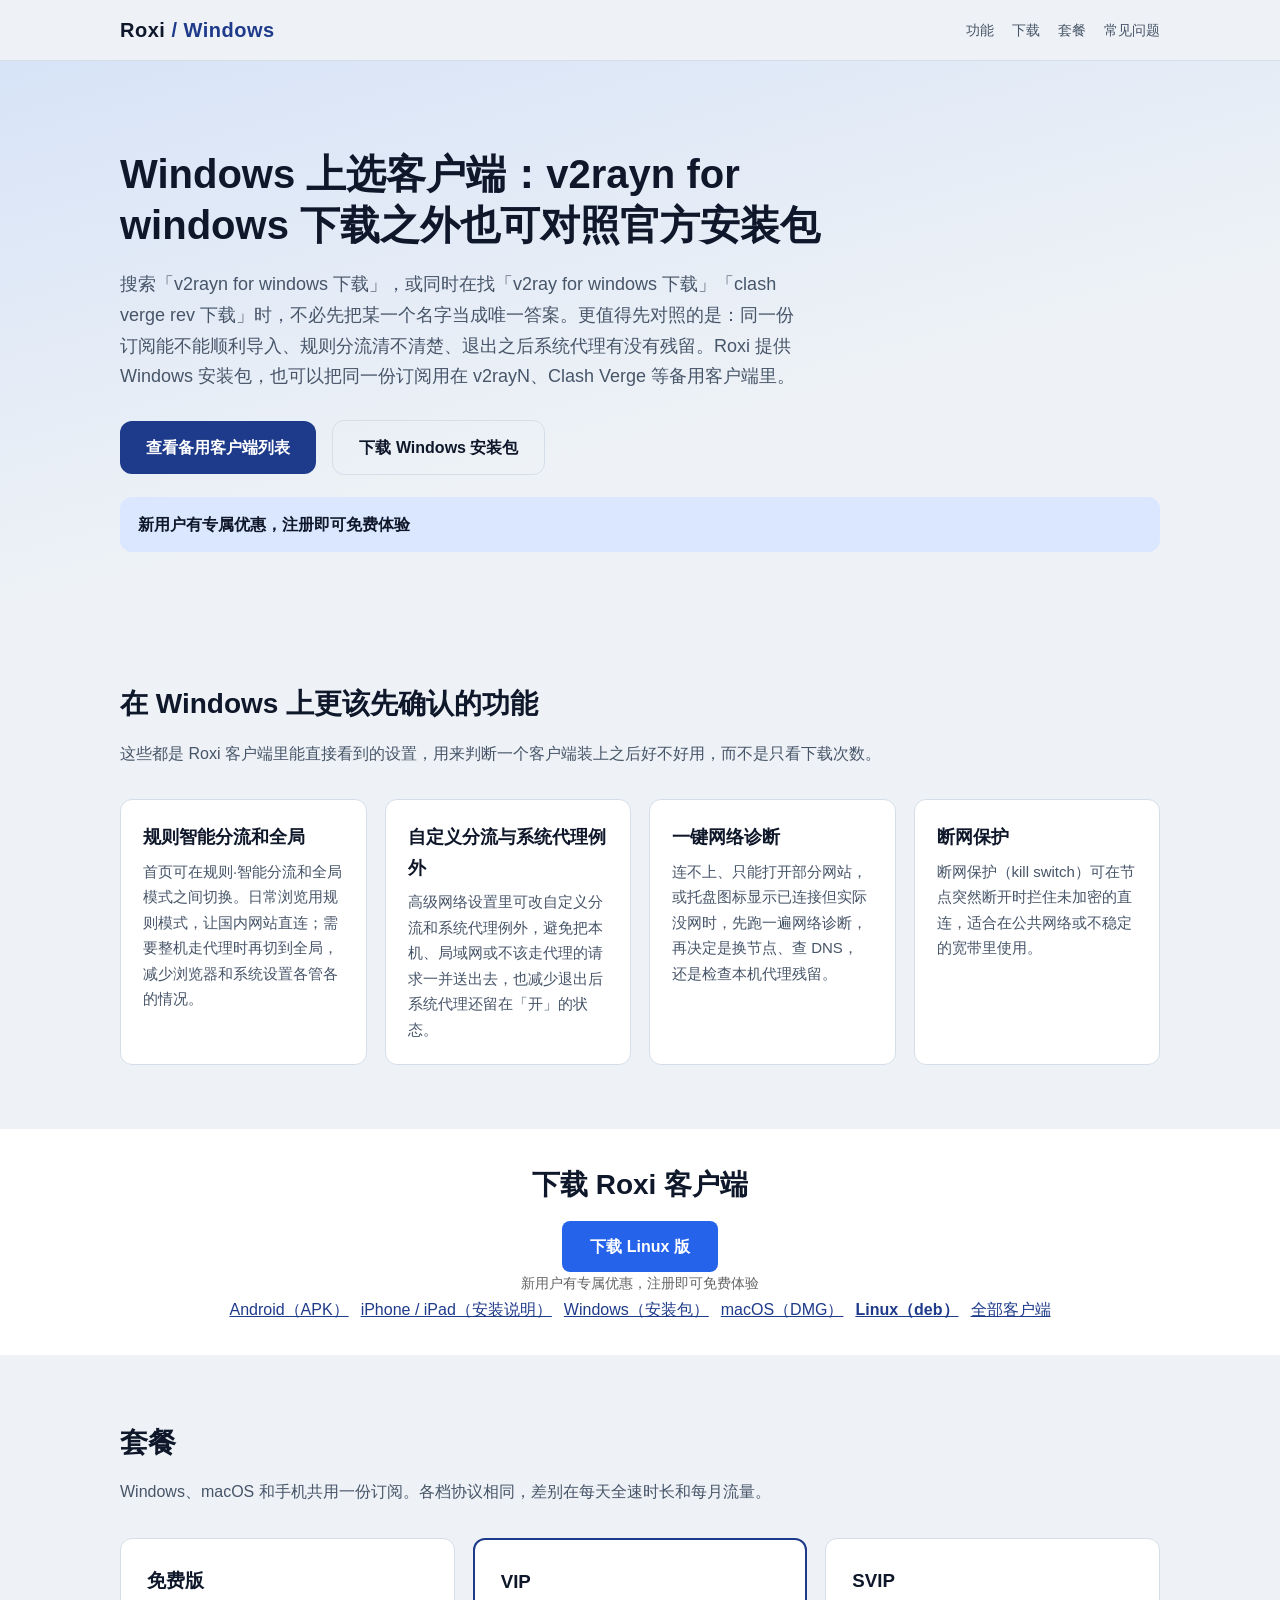
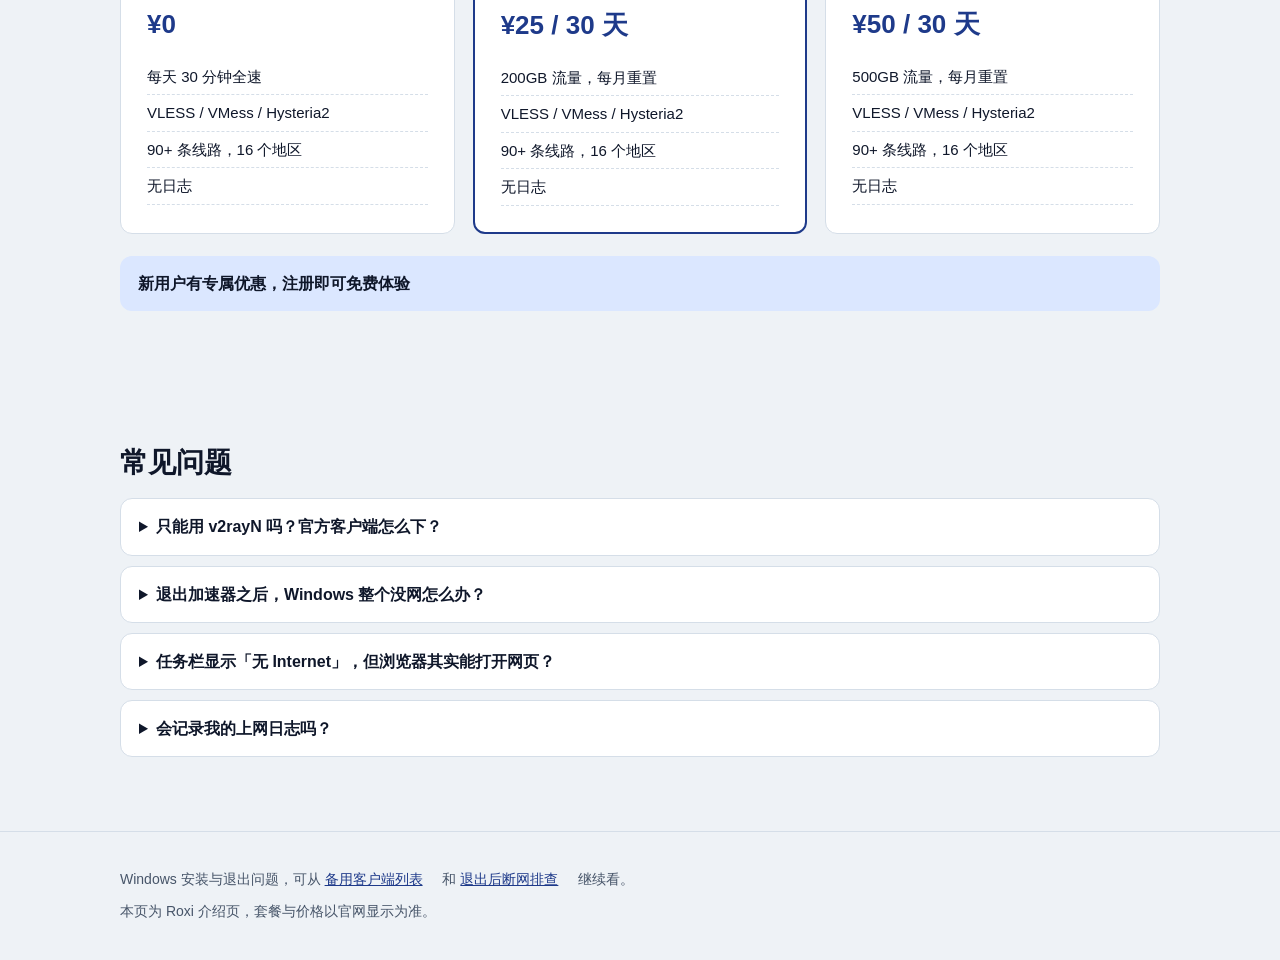
<file: index.html>
<!DOCTYPE html>
<html lang="zh-CN">
<head>
<meta charset="utf-8">
<meta name="viewport" content="width=device-width,initial-scale=1">
<title>Windows 上选客户端：v2rayn for windows 下载之外也可对照官方安装包｜Roxi</title>
<meta name="description" content="找 v2rayn for windows 下载，或同时在看 v2ray for windows 下载、clash verge rev 下载时，先对照导入、分流和退出后能否恢复联网。Roxi 提供 Windows 安装包，免费版每天 30 分钟全速，无日志。">
<style>
:root{--bg:#eef2f6;--fg:#0f172a;--muted:#475569;--link:#1e3a8a;--accent:#1e3a8a;--btnfg:#fff;--card:#ffffff;--line:#d5dee8;--navbg:rgba(238,242,246,.94);--offerbg:#dbe7ff;--r:12px}
*{box-sizing:border-box;margin:0;padding:0}html{scroll-behavior:smooth}
body{font-family:-apple-system,BlinkMacSystemFont,"PingFang SC","Hiragino Sans GB","Microsoft YaHei","Noto Sans SC",sans-serif;line-height:1.7;background:var(--bg);color:var(--fg)}
a{color:var(--link)}.wrap{max-width:1080px;margin:0 auto;padding:0 20px}
header.nav{position:sticky;top:0;z-index:5;background:var(--navbg);backdrop-filter:blur(8px);border-bottom:1px solid var(--line)}
header.nav .wrap{display:flex;align-items:center;justify-content:space-between;height:60px}
.logo{font-weight:800;font-size:20px;letter-spacing:.5px;color:var(--fg);text-decoration:none}.logo b{color:var(--accent)}
header.nav nav a{margin-left:18px;text-decoration:none;color:var(--muted);font-size:14px}
section{padding:64px 0}h2{font-size:28px;margin-bottom:12px}.sub{color:var(--muted);margin-bottom:32px}
.btn{display:inline-block;padding:13px 26px;border-radius:var(--r);background:var(--accent);color:var(--btnfg);text-decoration:none;font-weight:700}
.btn.ghost{background:transparent;color:var(--fg);border:1.5px solid var(--line)}
.grid{display:grid;gap:18px;grid-template-columns:repeat(auto-fit,minmax(230px,1fr))}
.card{background:var(--card);border:1px solid var(--line);border-radius:var(--r);padding:22px}.card h3{margin-bottom:6px;font-size:18px}.card p{color:var(--muted);font-size:15px}
.plans{display:grid;gap:18px;grid-template-columns:repeat(auto-fit,minmax(240px,1fr))}
.plan{background:var(--card);border:1px solid var(--line);border-radius:var(--r);padding:26px}.plan.hot{border:2px solid var(--accent)}
.plan .price{font-size:26px;font-weight:800;color:var(--accent);margin:6px 0 12px}.plan ul{list-style:none}.plan li{padding:5px 0;border-bottom:1px dashed var(--line);font-size:15px}
.tbl{overflow-x:auto}table{width:100%;border-collapse:collapse;background:var(--card);border-radius:var(--r)}th,td{padding:12px 14px;border-bottom:1px solid var(--line);text-align:left;font-size:15px}thead th{color:var(--accent)}
.offer{margin-top:22px;padding:14px 18px;border-radius:var(--r);background:var(--offerbg);color:var(--fg);font-weight:600}
.faq details{background:var(--card);border:1px solid var(--line);border-radius:var(--r);padding:14px 18px;margin-bottom:10px}.faq summary{cursor:pointer;font-weight:700}.faq p{margin-top:8px;color:var(--muted)}
footer{padding:36px 0;border-top:1px solid var(--line);color:var(--muted);font-size:14px}footer a{margin-right:16px}
#download{background:var(--card)}
@media(max-width:640px){header.nav nav{display:none}h2{font-size:23px}section{padding:46px 0}}
.hero{padding:88px 0 64px;background:linear-gradient(165deg,#d7e3f7 0%,#eef2f6 62%)}.hero h1{font-size:40px;line-height:1.28;max-width:780px}
.hero p.lead{font-size:18px;color:var(--muted);max-width:680px;margin:18px 0 28px}.hero .btn{margin-right:12px}
@media(max-width:640px){.hero h1{font-size:29px}}
</style>
</head>
<body>
<header class="nav"><div class="wrap"><a class="logo" href="#top">Roxi<b> / Windows</b></a><nav><a href="#features">功能</a><a href="#download">下载</a><a href="#plans">套餐</a><a href="#faq">常见问题</a></nav></div></header>
<main id="top">
<section class="hero"><div class="wrap">
<h1>Windows 上选客户端：v2rayn for windows 下载之外也可对照官方安装包</h1>
<p class="lead">搜索「v2rayn for windows 下载」，或同时在找「v2ray for windows 下载」「clash verge rev 下载」时，不必先把某一个名字当成唯一答案。更值得先对照的是：同一份订阅能不能顺利导入、规则分流清不清楚、退出之后系统代理有没有残留。Roxi 提供 Windows 安装包，也可以把同一份订阅用在 v2rayN、Clash Verge 等备用客户端里。</p>
<a class="btn" href="https://roxi.cc/clients.html">查看备用客户端列表</a>
<a class="btn ghost" href="#download">下载 Windows 安装包</a>
<p class="offer">新用户有专属优惠，注册即可免费体验</p>
</div></section>
<section id="features"><div class="wrap">
<h2>在 Windows 上更该先确认的功能</h2>
<p class="sub">这些都是 Roxi 客户端里能直接看到的设置，用来判断一个客户端装上之后好不好用，而不是只看下载次数。</p>
<div class="grid">
<div class="card"><h3>规则智能分流和全局</h3><p>首页可在规则·智能分流和全局模式之间切换。日常浏览用规则模式，让国内网站直连；需要整机走代理时再切到全局，减少浏览器和系统设置各管各的情况。</p></div>
<div class="card"><h3>自定义分流与系统代理例外</h3><p>高级网络设置里可改自定义分流和系统代理例外，避免把本机、局域网或不该走代理的请求一并送出去，也减少退出后系统代理还留在「开」的状态。</p></div>
<div class="card"><h3>一键网络诊断</h3><p>连不上、只能打开部分网站，或托盘图标显示已连接但实际没网时，先跑一遍网络诊断，再决定是换节点、查 DNS，还是检查本机代理残留。</p></div>
<div class="card"><h3>断网保护</h3><p>断网保护（kill switch）可在节点突然断开时拦住未加密的直连，适合在公共网络或不稳定的宽带里使用。</p></div>
</div></div></section>
<!-- Roxi 下载区：按访客系统显示推荐下载按钮（仿 roxi.cc/#download）。无 JS 时仍显示全部平台静态链接。 -->
<section id="download" style="padding:32px 16px;text-align:center">
  <h2>下载 Roxi 客户端</h2>
  <p><a id="rx-main-dl" href="https://roxi.cc/#download" style="display:inline-block;padding:12px 28px;border-radius:8px;background:#2563eb;color:#fff;text-decoration:none;font-weight:600">下载客户端</a></p>
  <p id="rx-hint" style="color:#666;font-size:14px">新用户有专属优惠，注册即可免费体验</p>
  <ul style="list-style:none;padding:0;display:flex;flex-wrap:wrap;gap:12px;justify-content:center">
    <li><a data-os="android" href="https://roxi.cc/dl/roxi-latest.apk">Android（APK）</a></li>
    <li><a data-os="ios" href="https://roxi.cc/apple-id.html">iPhone / iPad（安装说明）</a></li>
    <li><a data-os="windows" href="https://roxi.cc/dl/roxi-latest.exe">Windows（安装包）</a></li>
    <li><a data-os="macos" href="https://roxi.cc/dl/roxi-latest.dmg">macOS（DMG）</a></li>
    <li><a data-os="linux" href="https://roxi.cc/dl/v2rayN-linux-64.deb">Linux（deb）</a></li>
    <li><a href="https://roxi.cc/clients.html">全部客户端</a></li>
  </ul>
</section>
<script>
(function(){
  var ua=navigator.userAgent||'',p=navigator.platform||'',os='';
  if(/Android/i.test(ua))os='android';
  else if(/iPhone|iPad|iPod/i.test(ua))os='ios';
  else if(/Win/i.test(p))os='windows';
  else if(/Mac/i.test(p))os='macos';
  else if(/Linux/i.test(p))os='linux';
  var names={android:'Android',ios:'iPhone',windows:'Windows',macos:'macOS',linux:'Linux'};
  var link=os&&document.querySelector('#download a[data-os="'+os+'"]');
  var btn=document.getElementById('rx-main-dl');
  if(link&&btn){btn.href=link.href;btn.textContent='下载 '+names[os]+' 版';link.style.fontWeight='700';}
})();
</script>

<section id="plans"><div class="wrap">
<h2>套餐</h2>
<p class="sub">Windows、macOS 和手机共用一份订阅。各档协议相同，差别在每天全速时长和每月流量。</p>
<div class="plans"><div class="plan"><h3>免费版</h3><p class="price">¥0</p><ul><li>每天 30 分钟全速</li><li>VLESS / VMess / Hysteria2</li><li>90+ 条线路，16 个地区</li><li>无日志</li></ul></div><div class="plan hot"><h3>VIP</h3><p class="price">¥25 / 30 天</p><ul><li>200GB 流量，每月重置</li><li>VLESS / VMess / Hysteria2</li><li>90+ 条线路，16 个地区</li><li>无日志</li></ul></div><div class="plan"><h3>SVIP</h3><p class="price">¥50 / 30 天</p><ul><li>500GB 流量，每月重置</li><li>VLESS / VMess / Hysteria2</li><li>90+ 条线路，16 个地区</li><li>无日志</li></ul></div></div>
<p class="offer">新用户有专属优惠，注册即可免费体验</p>
</div></section>
<section id="faq"><div class="wrap">
<h2>常见问题</h2>
<div class="faq"><details><summary>只能用 v2rayN 吗？官方客户端怎么下？</summary><p>不必绑定某一个名字。Roxi 自己提供 Windows 安装包，也可把同一份订阅导入其他客户端。备用软件和说明见 <a href="https://roxi.cc/clients.html">Hiddify / v2rayN / Clash Verge 下载页</a>。若更习惯图形界面管理配置，也可对照 <a href="https://roxi.cc/gfc26.html">GUI.for.Clash 的导入与回退说明</a>。</p></details><details><summary>退出加速器之后，Windows 整个没网怎么办？</summary><p>先按 <a href="https://roxi.cc/winback26.html">Windows 退出代理后恢复联网的顺序</a> 检查系统代理是否还开着，不要先急着重装系统。</p></details><details><summary>任务栏显示「无 Internet」，但浏览器其实能打开网页？</summary><p>这常常是 NCSI 探测和代理叠加造成的误报。可按 <a href="https://roxi.cc/ncsi26.html">Windows NCSI 探测排查</a> 逐项核对。</p></details><details><summary>会记录我的上网日志吗？</summary><p>不会。Roxi 采用无日志策略。注册时如需填写邀请码，可以使用 6666。</p></details></div>
</div></section>
</main>
<footer><div class="wrap"><p>Windows 安装与退出问题，可从 <a href="https://roxi.cc/clients.html">备用客户端列表</a> 和 <a href="https://roxi.cc/winback26.html">退出后断网排查</a> 继续看。</p><p style="margin-top:8px">本页为 Roxi 介绍页，套餐与价格以官网显示为准。</p></div></footer>
</body>
</html>
</file>
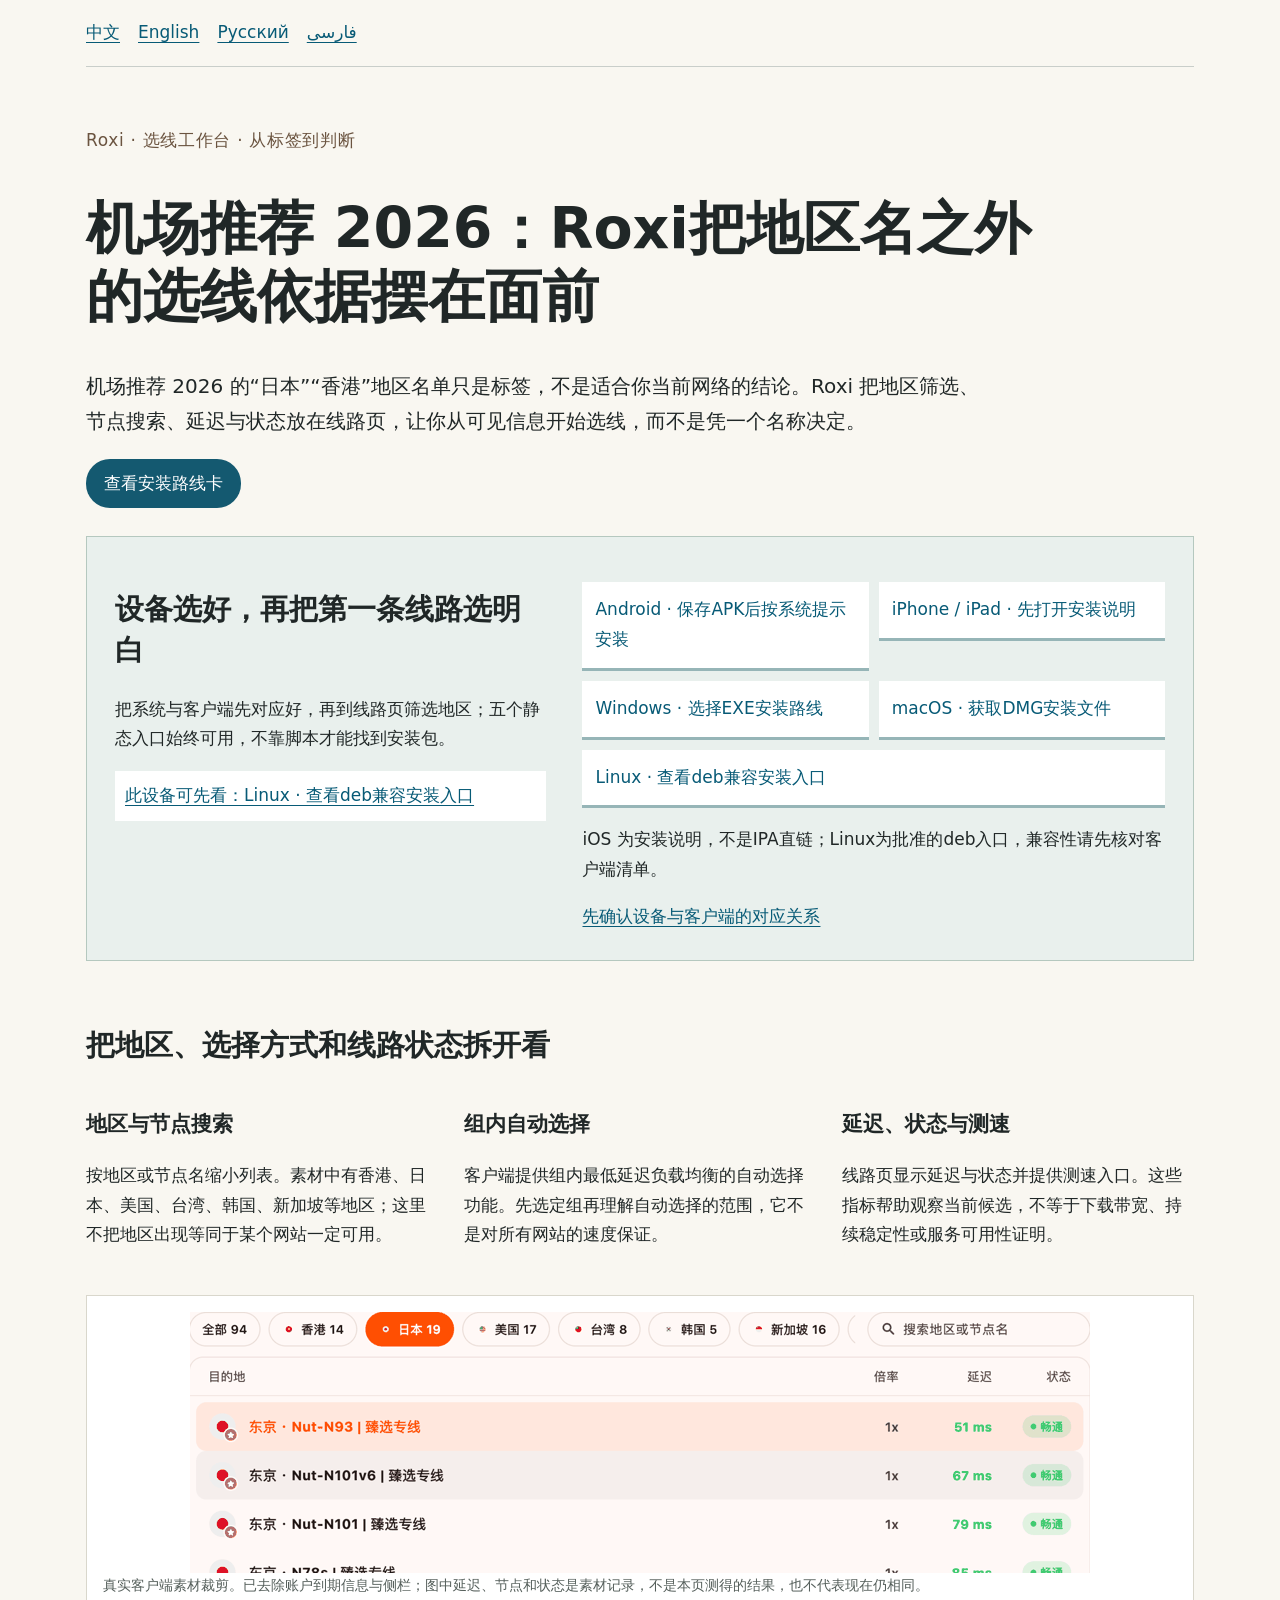
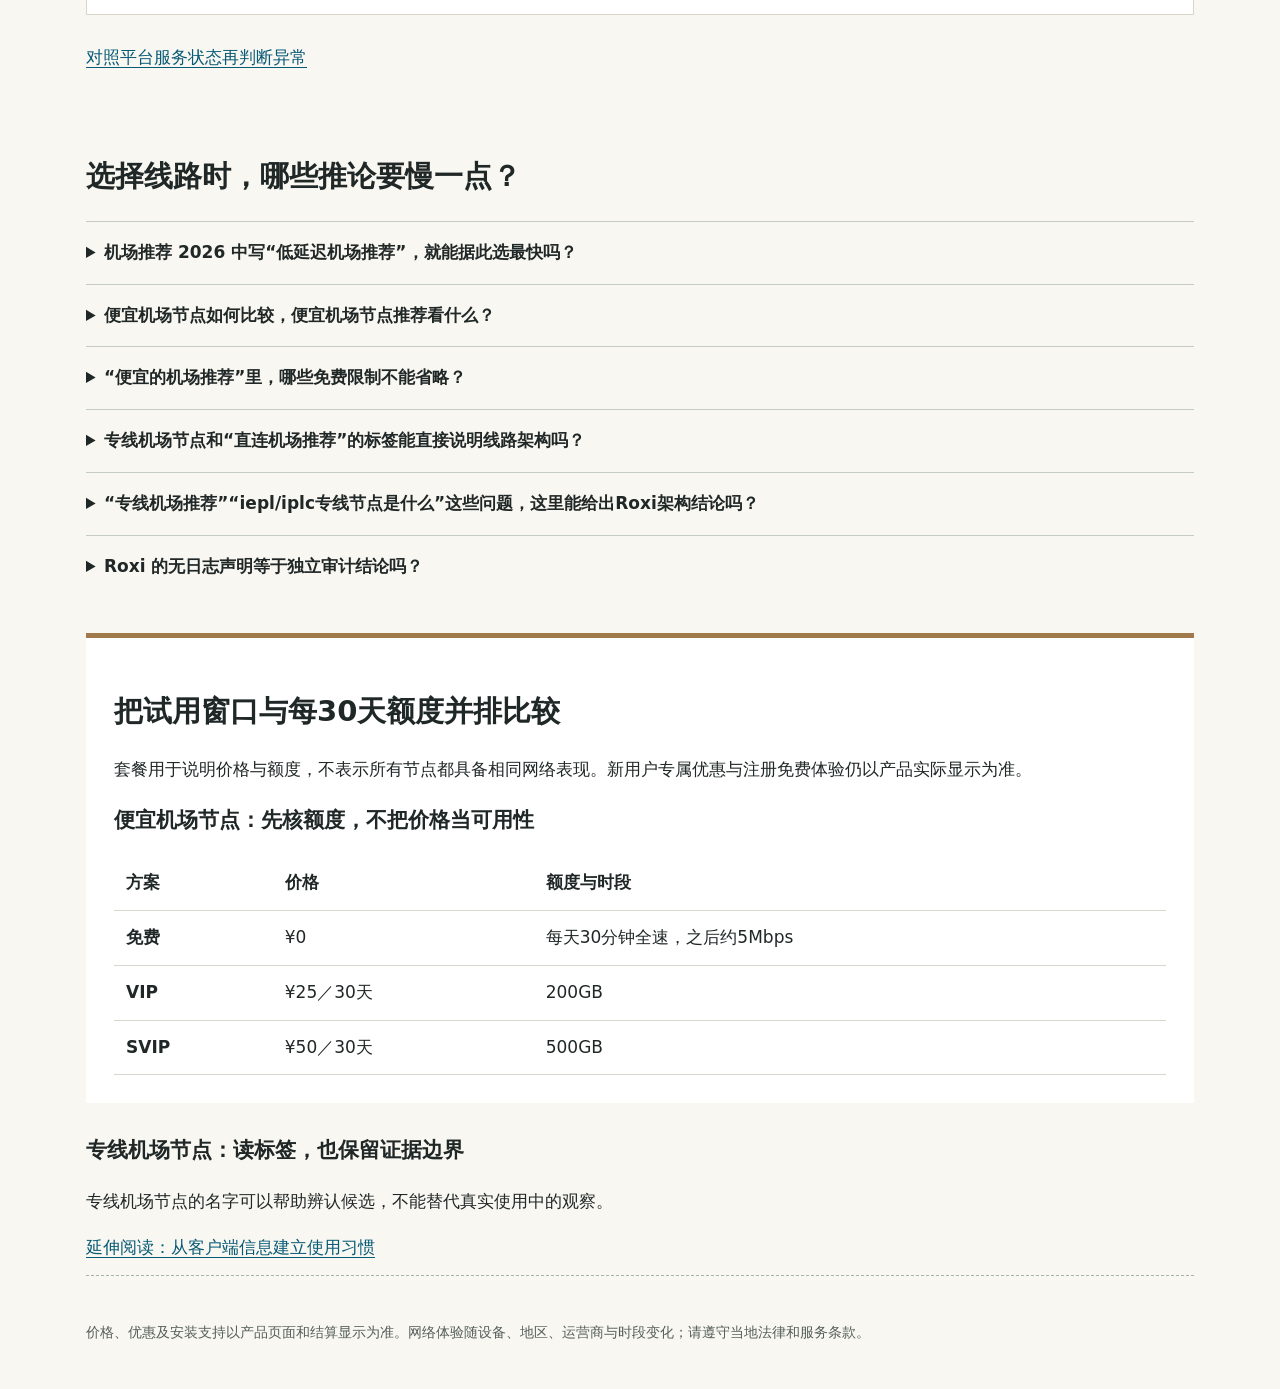
<file: lolipop-region-guide/index.html>
<!doctype html>
<!-- KEYWORD PLAN: {"机场推荐 2026": ["低延迟机场推荐", "直连机场推荐"], "便宜机场节点": ["便宜机场节点推荐", "便宜的机场推荐"], "专线机场节点": ["专线机场推荐", "iepl/iplc专线节点是什么"]}; semantic clusters; no independent non-ZH search-volume data -->
<html lang="zh-CN"><head><meta charset="utf-8"><meta name="viewport" content="width=device-width,initial-scale=1"><title>机场推荐 2026：Roxi把地区名之外的选线依据摆在面前</title><meta name="description" content="机场推荐 2026 如何看懂地区、延迟与线路标签？认识 Roxi 的组内自动选择、地区及节点搜索和测速入口，查看五系统安装与免费、VIP、SVIP方案。截图仅展示真实界面，不是当前可用性、低延迟或独享专线的承诺。"><meta name="robots" content="index,follow"><link rel="canonical" href="https://region-guide.lolipop-now.app/"><link rel="alternate" hreflang="zh-CN" href="https://region-guide.lolipop-now.app/"><link rel="alternate" hreflang="en" href="https://region-guide.lolipop-now.app/en/"><link rel="alternate" hreflang="ru" href="https://region-guide.lolipop-now.app/ru/"><link rel="alternate" hreflang="fa" href="https://region-guide.lolipop-now.app/fa/"><link rel="alternate" hreflang="x-default" href="https://region-guide.lolipop-now.app/"><link rel="stylesheet" href="./assets/site.css"><script type="application/ld+json">[{"@context": "https://schema.org", "@type": "SoftwareApplication", "name": "Roxi", "inLanguage": "zh-CN", "description": "机场推荐 2026 如何看懂地区、延迟与线路标签？认识 Roxi 的组内自动选择、地区及节点搜索和测速入口，查看五系统安装与免费、VIP、SVIP方案。截图仅展示真实界面，不是当前可用性、低延迟或独享专线的承诺。", "operatingSystem": "Android, iOS, Windows, macOS, Linux", "applicationCategory": "UtilitiesApplication", "offers": [{"@type": "Offer", "name": "Free", "price": "0", "priceCurrency": "CNY"}, {"@type": "Offer", "name": "VIP / 30 days / 200GB", "price": "25", "priceCurrency": "CNY"}, {"@type": "Offer", "name": "SVIP / 30 days / 500GB", "price": "50", "priceCurrency": "CNY"}], "url": "https://region-guide.lolipop-now.app/"}, {"@context": "https://schema.org", "@type": "FAQPage", "inLanguage": "zh-CN", "mainEntity": [{"@type": "Question", "name": "机场推荐 2026 中写“低延迟机场推荐”，就能据此选最快吗？", "acceptedAnswer": {"@type": "Answer", "text": "不能。延迟只是一个观察指标，和下载速率、网站响应不是一回事。Roxi 有测速与状态显示，但本文没有实测排名，也不保证哪条在你的网络最快。"}}, {"@type": "Question", "name": "便宜机场节点如何比较，便宜机场节点推荐看什么？", "acceptedAnswer": {"@type": "Answer", "text": "别只看价格标签。便宜机场节点仍应结合额度、客户端支持和自己的使用环境判断；先用免费体验了解界面，不把便宜当成持续可用的证明。"}}, {"@type": "Question", "name": "“便宜的机场推荐”里，哪些免费限制不能省略？", "acceptedAnswer": {"@type": "Answer", "text": "Roxi 免费版每天30分钟全速，之后约5Mbps。VIP为25元200GB、SVIP为50元500GB，均每30天；新用户有专属优惠，注册即可免费体验。"}}, {"@type": "Question", "name": "专线机场节点和“直连机场推荐”的标签能直接说明线路架构吗？", "acceptedAnswer": {"@type": "Answer", "text": "不能只靠标签。Roxi 素材中有臻选专线、高速直连和专线中转等名称；专线机场节点的标签不等于已证明物理独享、带宽独享或指定运营商路径。"}}, {"@type": "Question", "name": "“专线机场推荐”“iepl/iplc专线节点是什么”这些问题，这里能给出Roxi架构结论吗？", "acceptedAnswer": {"@type": "Answer", "text": "不能。本页只说明已确认的客户端选线功能，没有供应链、物理线路或IEPL/IPLC认证证据，不把截图标签推导成具体线路合同或解锁承诺。"}}, {"@type": "Question", "name": "Roxi 的无日志声明等于独立审计结论吗？", "acceptedAnswer": {"@type": "Answer", "text": "不等于。“无日志”是品牌声明，本页没有独立审计证据，也不据此声称所有网络环节完全不产生任何数据。"}}], "url": "https://region-guide.lolipop-now.app/"}]</script><script src="./assets/client.js" defer></script></head><body><div class="wrap"><nav aria-label="Language"><a href="./" lang="zh-CN">中文</a><a href="./en/" lang="en">English</a><a href="./ru/" lang="ru">Русский</a><a href="./fa/" lang="fa">فارسی</a></nav><main><header><p class="kicker">Roxi · 选线工作台 · 从标签到判断</p><h1>机场推荐 2026：Roxi把地区名之外的选线依据摆在面前</h1><p class="lead">机场推荐 2026 的“日本”“香港”地区名单只是标签，不是适合你当前网络的结论。Roxi 把地区筛选、节点搜索、延迟与状态放在线路页，让你从可见信息开始选线，而不是凭一个名称决定。</p><a class="pill" href="#install">查看安装路线卡</a></header><section class="download-board" id="install"><div><h2>设备选好，再把第一条线路选明白</h2><p>把系统与客户端先对应好，再到线路页筛选地区；五个静态入口始终可用，不靠脚本才能找到安装包。</p><a class="recommend" data-prefix="此设备可先看：" href="https://roxi.cc/clients.html">不知道装哪个？先查客户端范围</a></div><div><ul class="device-grid"><li><a data-os="android" href="https://roxi.cc/dl/roxi-latest.apk">Android · 保存APK后按系统提示安装</a></li><li><a data-os="ios" href="https://roxi.cc/apple-id.html">iPhone / iPad · 先打开安装说明</a></li><li><a data-os="windows" href="https://roxi.cc/dl/roxi-latest.exe">Windows · 选择EXE安装路线</a></li><li><a data-os="macos" href="https://roxi.cc/dl/roxi-latest.dmg">macOS · 获取DMG安装文件</a></li><li><a data-os="linux" href="https://roxi.cc/dl/v2rayN-linux-64.deb">Linux · 查看deb兼容安装入口</a></li></ul><p>iOS 为安装说明，不是IPA直链；Linux为批准的deb入口，兼容性请先核对客户端清单。</p><a href="https://roxi.cc/clients.html">先确认设备与客户端的对应关系</a></div></section><section class="feature-section"><h2>把地区、选择方式和线路状态拆开看</h2><div class="features"><div><h3>地区与节点搜索</h3><p>按地区或节点名缩小列表。素材中有香港、日本、美国、台湾、韩国、新加坡等地区；这里不把地区出现等同于某个网站一定可用。</p></div><div><h3>组内自动选择</h3><p>客户端提供组内最低延迟负载均衡的自动选择功能。先选定组再理解自动选择的范围，它不是对所有网站的速度保证。</p></div><div><h3>延迟、状态与测速</h3><p>线路页显示延迟与状态并提供测速入口。这些指标帮助观察当前候选，不等于下载带宽、持续稳定性或服务可用性证明。</p></div></div><figure><img src="./assets/region-selector-clean.png" width="900" height="261" alt="裁去套餐到期信息的Roxi线路页：地区筛选、节点名称、延迟及状态" loading="lazy"><figcaption>真实客户端素材裁剪。已去除账户到期信息与侧栏；图中延迟、节点和状态是素材记录，不是本页测得的结果，也不代表现在仍相同。</figcaption></figure><a href="https://roxi.cc/status">对照平台服务状态再判断异常</a></section><section class="qa"><h2>选择线路时，哪些推论要慢一点？</h2><details><summary>机场推荐 2026 中写“低延迟机场推荐”，就能据此选最快吗？</summary><p>不能。延迟只是一个观察指标，和下载速率、网站响应不是一回事。Roxi 有测速与状态显示，但本文没有实测排名，也不保证哪条在你的网络最快。</p></details><details><summary>便宜机场节点如何比较，便宜机场节点推荐看什么？</summary><p>别只看价格标签。便宜机场节点仍应结合额度、客户端支持和自己的使用环境判断；先用免费体验了解界面，不把便宜当成持续可用的证明。</p></details><details><summary>“便宜的机场推荐”里，哪些免费限制不能省略？</summary><p>Roxi 免费版每天30分钟全速，之后约5Mbps。VIP为25元200GB、SVIP为50元500GB，均每30天；新用户有专属优惠，注册即可免费体验。</p></details><details><summary>专线机场节点和“直连机场推荐”的标签能直接说明线路架构吗？</summary><p>不能只靠标签。Roxi 素材中有臻选专线、高速直连和专线中转等名称；专线机场节点的标签不等于已证明物理独享、带宽独享或指定运营商路径。</p></details><details><summary>“专线机场推荐”“iepl/iplc专线节点是什么”这些问题，这里能给出Roxi架构结论吗？</summary><p>不能。本页只说明已确认的客户端选线功能，没有供应链、物理线路或IEPL/IPLC认证证据，不把截图标签推导成具体线路合同或解锁承诺。</p></details><details><summary>Roxi 的无日志声明等于独立审计结论吗？</summary><p>不等于。“无日志”是品牌声明，本页没有独立审计证据，也不据此声称所有网络环节完全不产生任何数据。</p></details></section><section class="plans"><h2>把试用窗口与每30天额度并排比较</h2><p>套餐用于说明价格与额度，不表示所有节点都具备相同网络表现。新用户专属优惠与注册免费体验仍以产品实际显示为准。</p><h3>便宜机场节点：先核额度，不把价格当可用性</h3><table><thead><tr><th scope="col">方案</th><th scope="col">价格</th><th scope="col">额度与时段</th></tr></thead><tbody><tr><th scope="row">免费</th><td dir="auto">¥0</td><td>每天30分钟全速，之后约5Mbps</td></tr><tr><th scope="row">VIP</th><td dir="auto">¥25／30天</td><td>200GB</td></tr><tr><th scope="row">SVIP</th><td dir="auto">¥50／30天</td><td>500GB</td></tr></tbody></table></section><aside class="boundary"><h3>专线机场节点：读标签，也保留证据边界</h3><p>专线机场节点的名字可以帮助辨认候选，不能替代真实使用中的观察。</p><a href="https://roxi.cc/blog.html">延伸阅读：从客户端信息建立使用习惯</a></aside><footer><p>价格、优惠及安装支持以产品页面和结算显示为准。网络体验随设备、地区、运营商与时段变化；请遵守当地法律和服务条款。</p></footer></main></div></body></html>
</file>
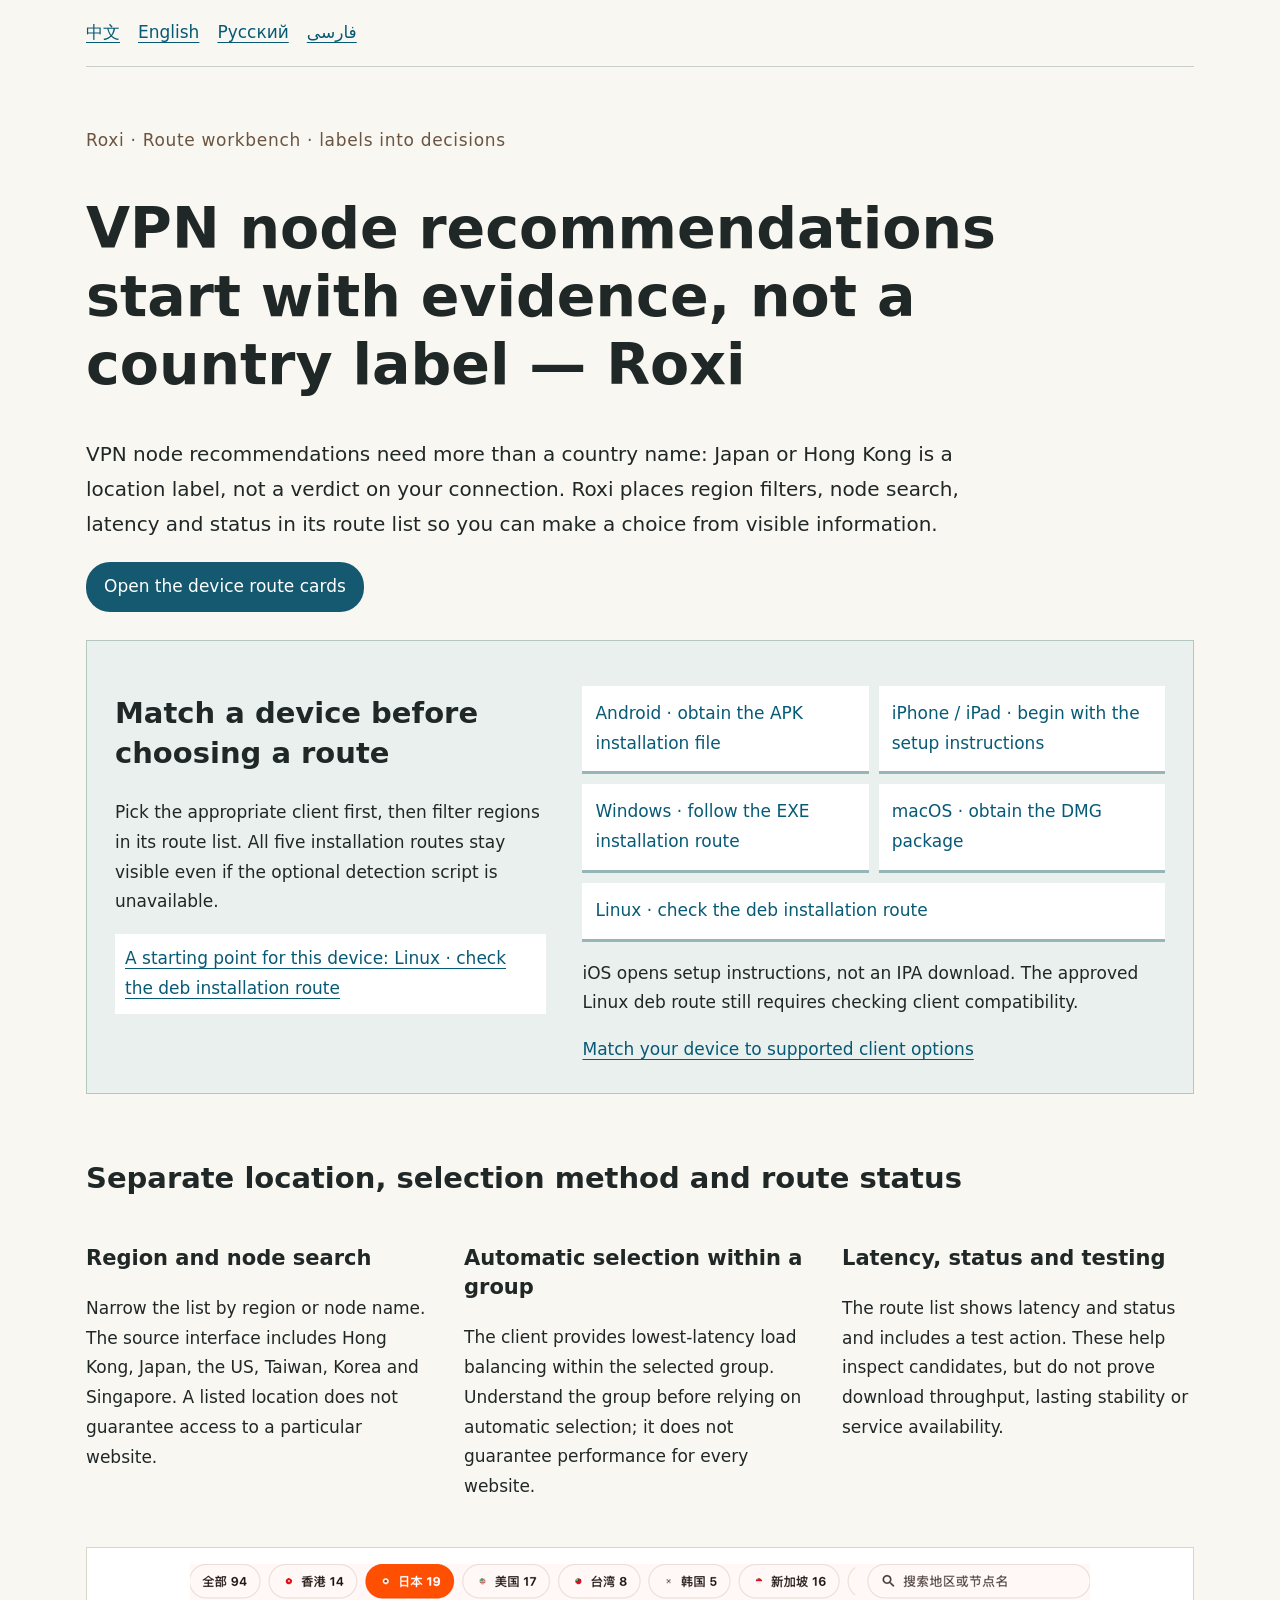
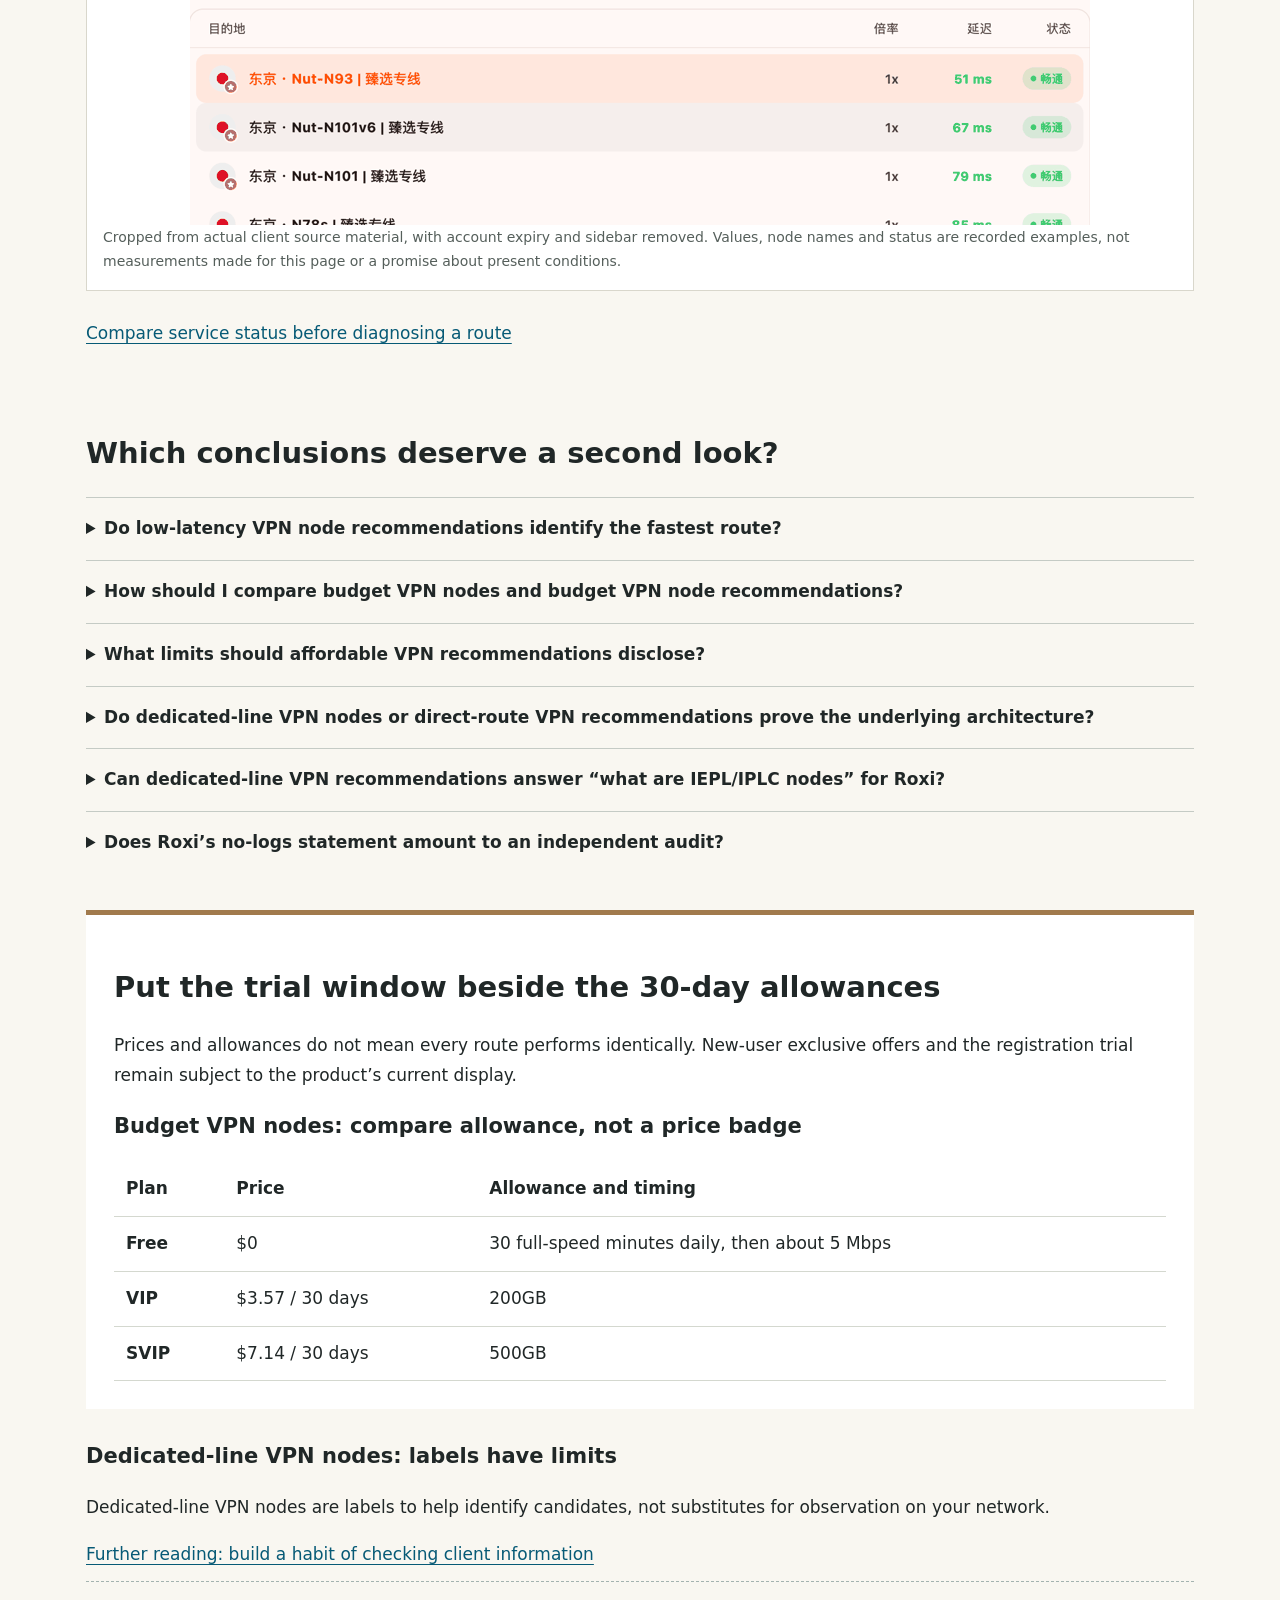
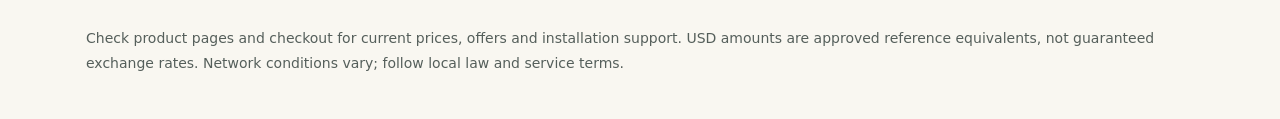
<file: lolipop-region-guide/en/index.html>
<!doctype html>
<!-- KEYWORD PLAN: {"VPN node recommendations": ["low-latency VPN node recommendations", "direct-route VPN recommendations"], "budget VPN nodes": ["budget VPN node recommendations", "affordable VPN recommendations"], "dedicated-line VPN nodes": ["dedicated-line VPN recommendations", "what are IEPL/IPLC nodes"]}; semantic clusters; no independent non-ZH search-volume data -->
<html lang="en"><head><meta charset="utf-8"><meta name="viewport" content="width=device-width,initial-scale=1"><title>VPN node recommendations start with evidence, not a country label — Roxi</title><meta name="description" content="Explore VPN node recommendations with Roxi region filters, automatic selection and route status. Compare plans and five install options, without speed claims."><meta name="robots" content="index,follow"><link rel="canonical" href="https://region-guide.lolipop-now.app/en/"><link rel="alternate" hreflang="zh-CN" href="https://region-guide.lolipop-now.app/"><link rel="alternate" hreflang="en" href="https://region-guide.lolipop-now.app/en/"><link rel="alternate" hreflang="ru" href="https://region-guide.lolipop-now.app/ru/"><link rel="alternate" hreflang="fa" href="https://region-guide.lolipop-now.app/fa/"><link rel="alternate" hreflang="x-default" href="https://region-guide.lolipop-now.app/"><link rel="stylesheet" href="../assets/site.css"><script type="application/ld+json">[{"@context": "https://schema.org", "@type": "SoftwareApplication", "name": "Roxi", "inLanguage": "en", "description": "Explore VPN node recommendations with Roxi region filters, automatic selection and route status. Compare plans and five install options, without speed claims.", "operatingSystem": "Android, iOS, Windows, macOS, Linux", "applicationCategory": "UtilitiesApplication", "offers": [{"@type": "Offer", "name": "Free", "price": "0", "priceCurrency": "CNY"}, {"@type": "Offer", "name": "VIP / 30 days / 200GB", "price": "25", "priceCurrency": "CNY"}, {"@type": "Offer", "name": "SVIP / 30 days / 500GB", "price": "50", "priceCurrency": "CNY"}], "url": "https://region-guide.lolipop-now.app/en/"}, {"@context": "https://schema.org", "@type": "FAQPage", "inLanguage": "en", "mainEntity": [{"@type": "Question", "name": "Do low-latency VPN node recommendations identify the fastest route?", "acceptedAnswer": {"@type": "Answer", "text": "No. Latency is not the same as throughput or website response. Roxi has testing and status controls, but this page offers no measured ranking or fastest-route guarantee."}}, {"@type": "Question", "name": "How should I compare budget VPN nodes and budget VPN node recommendations?", "acceptedAnswer": {"@type": "Answer", "text": "Budget VPN nodes still need checking for allowance, compatible clients and your network conditions. Try the free experience to learn the interface rather than treating a low price as proof of reliability."}}, {"@type": "Question", "name": "What limits should affordable VPN recommendations disclose?", "acceptedAnswer": {"@type": "Answer", "text": "Roxi provides 30 full-speed minutes daily, then about 5 Mbps on Free. VIP is $3.57 for 200GB and SVIP $7.14 for 500GB per 30 days. New users have an exclusive offer and can register for a free trial."}}, {"@type": "Question", "name": "Do dedicated-line VPN nodes or direct-route VPN recommendations prove the underlying architecture?", "acceptedAnswer": {"@type": "Answer", "text": "Labels alone do not. Source material includes premium dedicated, high-speed direct and dedicated transit labels. Dedicated-line VPN nodes are not evidence of an exclusive physical line, exclusive bandwidth or a particular carrier path."}}, {"@type": "Question", "name": "Can dedicated-line VPN recommendations answer “what are IEPL/IPLC nodes” for Roxi?", "acceptedAnswer": {"@type": "Answer", "text": "Not from this material. This page confirms client route-selection features, not carrier contracts, physical circuits or IEPL/IPLC certification. It makes no site-unblocking promises."}}, {"@type": "Question", "name": "Does Roxi’s no-logs statement amount to an independent audit?", "acceptedAnswer": {"@type": "Answer", "text": "No. No logs is a brand statement; no independent audit evidence is supplied here. It does not prove that every part of the network infrastructure produces no data."}}], "url": "https://region-guide.lolipop-now.app/en/"}]</script><script src="../assets/client.js" defer></script></head><body><div class="wrap"><nav aria-label="Language"><a href="../" lang="zh-CN">中文</a><a href="../en/" lang="en">English</a><a href="../ru/" lang="ru">Русский</a><a href="../fa/" lang="fa">فارسی</a></nav><main><header><p class="kicker">Roxi · Route workbench · labels into decisions</p><h1>VPN node recommendations start with evidence, not a country label — Roxi</h1><p class="lead">VPN node recommendations need more than a country name: Japan or Hong Kong is a location label, not a verdict on your connection. Roxi places region filters, node search, latency and status in its route list so you can make a choice from visible information.</p><a class="pill" href="#install">Open the device route cards</a></header><section class="download-board" id="install"><div><h2>Match a device before choosing a route</h2><p>Pick the appropriate client first, then filter regions in its route list. All five installation routes stay visible even if the optional detection script is unavailable.</p><a class="recommend" data-prefix="A starting point for this device: " href="https://roxi.cc/clients.html">Unsure which package fits? Review client support</a></div><div><ul class="device-grid"><li><a data-os="android" href="https://roxi.cc/dl/roxi-latest.apk">Android · obtain the APK installation file</a></li><li><a data-os="ios" href="https://roxi.cc/apple-id.html">iPhone / iPad · begin with the setup instructions</a></li><li><a data-os="windows" href="https://roxi.cc/dl/roxi-latest.exe">Windows · follow the EXE installation route</a></li><li><a data-os="macos" href="https://roxi.cc/dl/roxi-latest.dmg">macOS · obtain the DMG package</a></li><li><a data-os="linux" href="https://roxi.cc/dl/v2rayN-linux-64.deb">Linux · check the deb installation route</a></li></ul><p>iOS opens setup instructions, not an IPA download. The approved Linux deb route still requires checking client compatibility.</p><a href="https://roxi.cc/clients.html">Match your device to supported client options</a></div></section><section class="feature-section"><h2>Separate location, selection method and route status</h2><div class="features"><div><h3>Region and node search</h3><p>Narrow the list by region or node name. The source interface includes Hong Kong, Japan, the US, Taiwan, Korea and Singapore. A listed location does not guarantee access to a particular website.</p></div><div><h3>Automatic selection within a group</h3><p>The client provides lowest-latency load balancing within the selected group. Understand the group before relying on automatic selection; it does not guarantee performance for every website.</p></div><div><h3>Latency, status and testing</h3><p>The route list shows latency and status and includes a test action. These help inspect candidates, but do not prove download throughput, lasting stability or service availability.</p></div></div><figure><img src="../assets/region-selector-clean.png" width="900" height="261" alt="Roxi region filters and node latency list with account expiry information cropped away" loading="lazy"><figcaption>Cropped from actual client source material, with account expiry and sidebar removed. Values, node names and status are recorded examples, not measurements made for this page or a promise about present conditions.</figcaption></figure><a href="https://roxi.cc/status">Compare service status before diagnosing a route</a></section><section class="qa"><h2>Which conclusions deserve a second look?</h2><details><summary>Do low-latency VPN node recommendations identify the fastest route?</summary><p>No. Latency is not the same as throughput or website response. Roxi has testing and status controls, but this page offers no measured ranking or fastest-route guarantee.</p></details><details><summary>How should I compare budget VPN nodes and budget VPN node recommendations?</summary><p>Budget VPN nodes still need checking for allowance, compatible clients and your network conditions. Try the free experience to learn the interface rather than treating a low price as proof of reliability.</p></details><details><summary>What limits should affordable VPN recommendations disclose?</summary><p>Roxi provides 30 full-speed minutes daily, then about 5 Mbps on Free. VIP is $3.57 for 200GB and SVIP $7.14 for 500GB per 30 days. New users have an exclusive offer and can register for a free trial.</p></details><details><summary>Do dedicated-line VPN nodes or direct-route VPN recommendations prove the underlying architecture?</summary><p>Labels alone do not. Source material includes premium dedicated, high-speed direct and dedicated transit labels. Dedicated-line VPN nodes are not evidence of an exclusive physical line, exclusive bandwidth or a particular carrier path.</p></details><details><summary>Can dedicated-line VPN recommendations answer “what are IEPL/IPLC nodes” for Roxi?</summary><p>Not from this material. This page confirms client route-selection features, not carrier contracts, physical circuits or IEPL/IPLC certification. It makes no site-unblocking promises.</p></details><details><summary>Does Roxi’s no-logs statement amount to an independent audit?</summary><p>No. No logs is a brand statement; no independent audit evidence is supplied here. It does not prove that every part of the network infrastructure produces no data.</p></details></section><section class="plans"><h2>Put the trial window beside the 30-day allowances</h2><p>Prices and allowances do not mean every route performs identically. New-user exclusive offers and the registration trial remain subject to the product’s current display.</p><h3>Budget VPN nodes: compare allowance, not a price badge</h3><table><thead><tr><th scope="col">Plan</th><th scope="col">Price</th><th scope="col">Allowance and timing</th></tr></thead><tbody><tr><th scope="row">Free</th><td dir="auto">$0</td><td>30 full-speed minutes daily, then about 5 Mbps</td></tr><tr><th scope="row">VIP</th><td dir="auto">$3.57 / 30 days</td><td>200GB</td></tr><tr><th scope="row">SVIP</th><td dir="auto">$7.14 / 30 days</td><td>500GB</td></tr></tbody></table></section><aside class="boundary"><h3>Dedicated-line VPN nodes: labels have limits</h3><p>Dedicated-line VPN nodes are labels to help identify candidates, not substitutes for observation on your network.</p><a href="https://roxi.cc/blog.html">Further reading: build a habit of checking client information</a></aside><footer><p>Check product pages and checkout for current prices, offers and installation support. USD amounts are approved reference equivalents, not guaranteed exchange rates. Network conditions vary; follow local law and service terms.</p></footer></main></div></body></html>
</file>
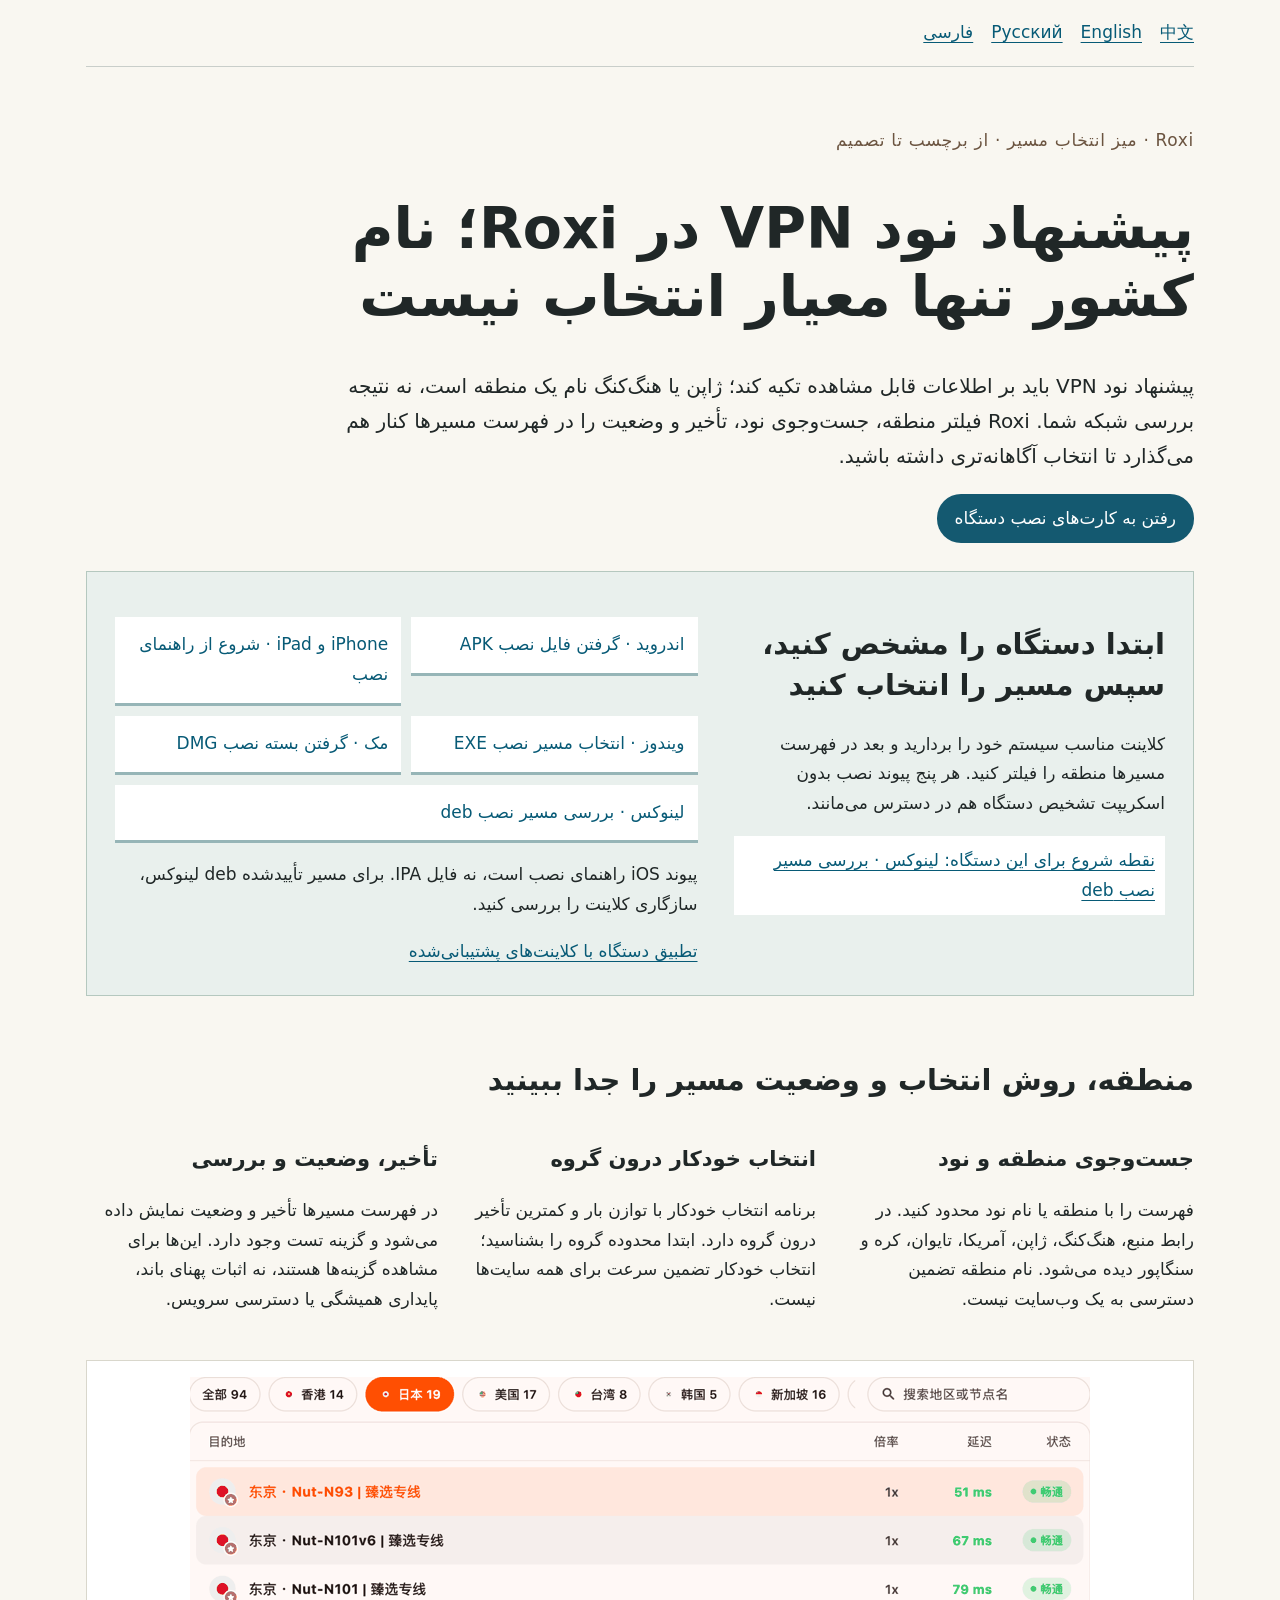
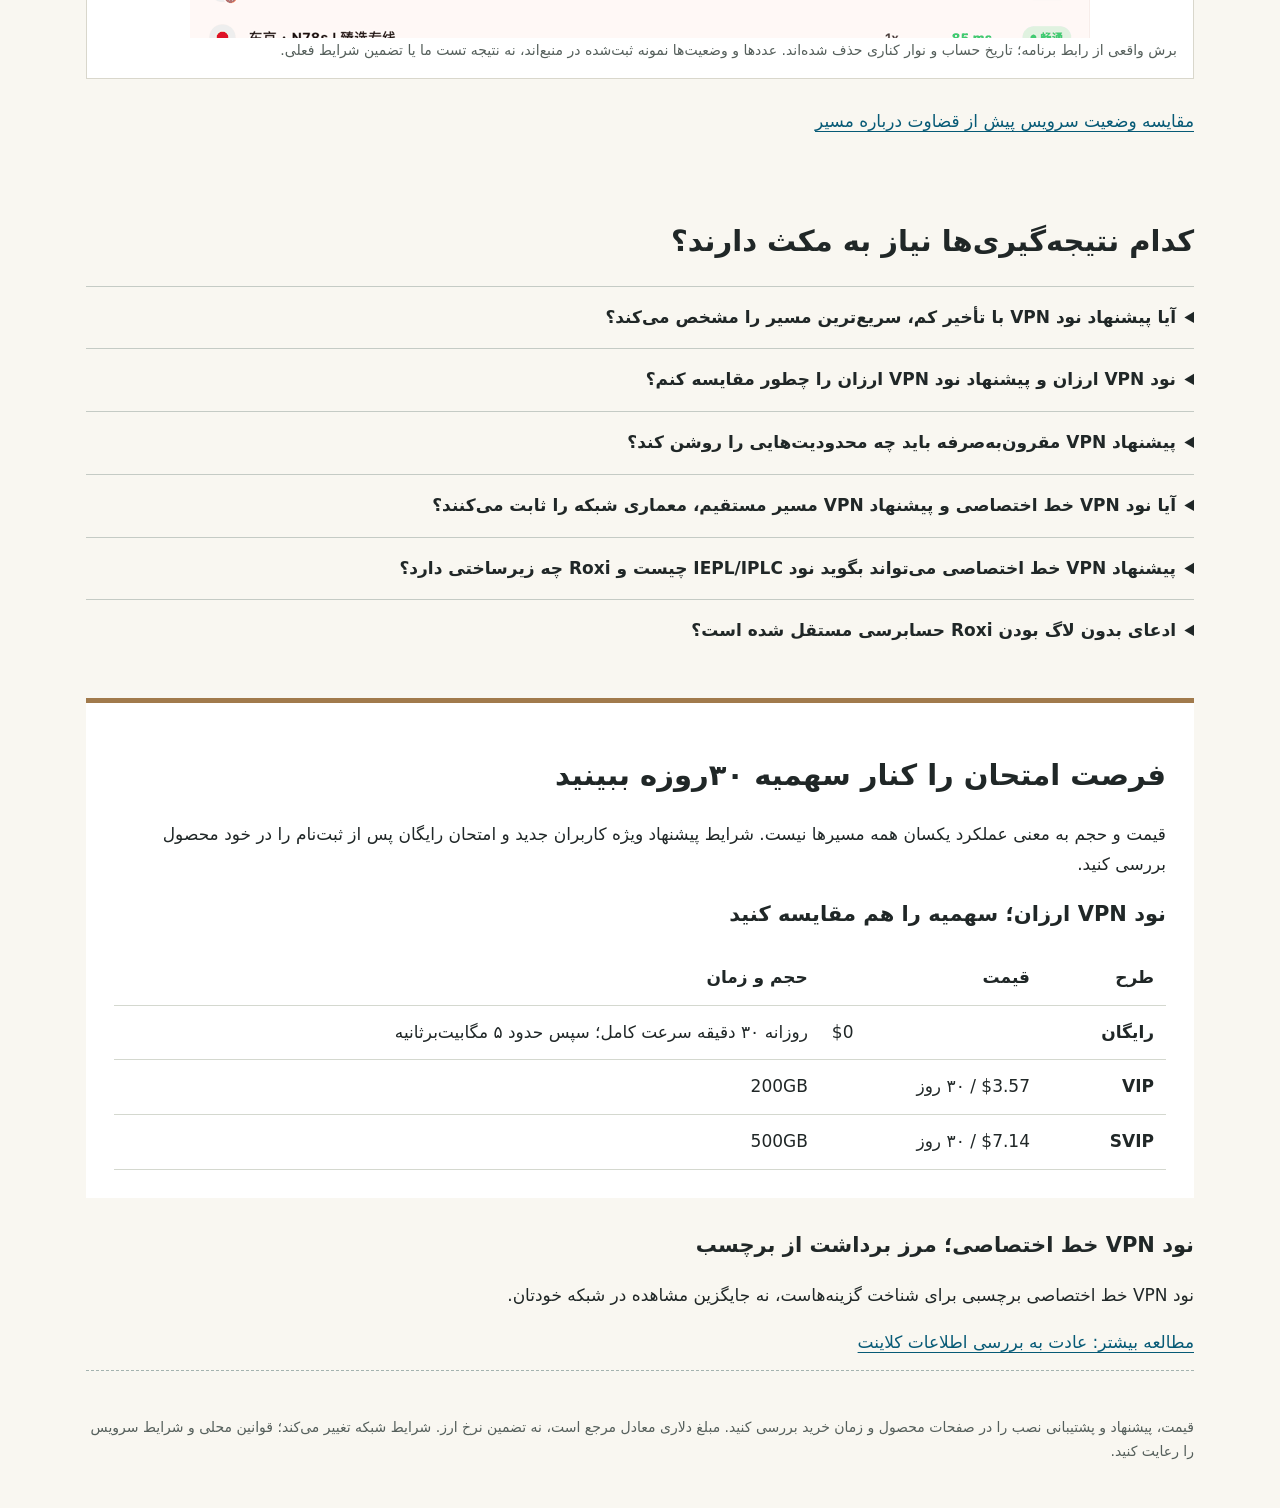
<file: lolipop-region-guide/fa/index.html>
<!doctype html>
<!-- KEYWORD PLAN: {"پیشنهاد نود VPN": ["پیشنهاد نود VPN با تأخیر کم", "پیشنهاد VPN مسیر مستقیم"], "نود VPN ارزان": ["پیشنهاد نود VPN ارزان", "پیشنهاد VPN مقرون‌به‌صرفه"], "نود VPN خط اختصاصی": ["پیشنهاد VPN خط اختصاصی", "نود IEPL/IPLC چیست"]}; semantic clusters; no independent non-ZH search-volume data -->
<html lang="fa" dir="rtl"><head><meta charset="utf-8"><meta name="viewport" content="width=device-width,initial-scale=1"><title>پیشنهاد نود VPN در Roxi؛ نام کشور تنها معیار انتخاب نیست</title><meta name="description" content="پیشنهاد نود VPN با شناخت فیلتر منطقه، انتخاب خودکار و وضعیت مسیر در Roxi. طرح‌ها و نصب برای پنج سیستم را بدون ادعای تست سرعت یا تضمین دسترسی مقایسه کنید."><meta name="robots" content="index,follow"><link rel="canonical" href="https://region-guide.lolipop-now.app/fa/"><link rel="alternate" hreflang="zh-CN" href="https://region-guide.lolipop-now.app/"><link rel="alternate" hreflang="en" href="https://region-guide.lolipop-now.app/en/"><link rel="alternate" hreflang="ru" href="https://region-guide.lolipop-now.app/ru/"><link rel="alternate" hreflang="fa" href="https://region-guide.lolipop-now.app/fa/"><link rel="alternate" hreflang="x-default" href="https://region-guide.lolipop-now.app/"><link rel="stylesheet" href="../assets/site.css"><script type="application/ld+json">[{"@context": "https://schema.org", "@type": "SoftwareApplication", "name": "Roxi", "inLanguage": "fa", "description": "پیشنهاد نود VPN با شناخت فیلتر منطقه، انتخاب خودکار و وضعیت مسیر در Roxi. طرح‌ها و نصب برای پنج سیستم را بدون ادعای تست سرعت یا تضمین دسترسی مقایسه کنید.", "operatingSystem": "Android, iOS, Windows, macOS, Linux", "applicationCategory": "UtilitiesApplication", "offers": [{"@type": "Offer", "name": "Free", "price": "0", "priceCurrency": "CNY"}, {"@type": "Offer", "name": "VIP / 30 days / 200GB", "price": "25", "priceCurrency": "CNY"}, {"@type": "Offer", "name": "SVIP / 30 days / 500GB", "price": "50", "priceCurrency": "CNY"}], "url": "https://region-guide.lolipop-now.app/fa/"}, {"@context": "https://schema.org", "@type": "FAQPage", "inLanguage": "fa", "mainEntity": [{"@type": "Question", "name": "آیا پیشنهاد نود VPN با تأخیر کم، سریع‌ترین مسیر را مشخص می‌کند؟", "acceptedAnswer": {"@type": "Answer", "text": "خیر. تأخیر با سرعت دانلود یا پاسخ سایت یکی نیست. Roxi ابزار تست و نمایش وضعیت دارد، اما این صفحه رتبه‌بندی اندازه‌گیری‌شده یا تضمین سریع‌ترین نود ارائه نمی‌دهد."}}, {"@type": "Question", "name": "نود VPN ارزان و پیشنهاد نود VPN ارزان را چطور مقایسه کنم؟", "acceptedAnswer": {"@type": "Answer", "text": "در انتخاب نود VPN ارزان، حجم، سازگاری کلاینت و شرایط شبکه خودتان را هم ببینید. تجربه رایگان برای شناخت رابط مفید است؛ قیمت پایین اثبات پایداری نیست."}}, {"@type": "Question", "name": "پیشنهاد VPN مقرون‌به‌صرفه باید چه محدودیت‌هایی را روشن کند؟", "acceptedAnswer": {"@type": "Answer", "text": "طرح رایگان Roxi روزانه ۳۰ دقیقه سرعت کامل و سپس حدود ۵ مگابیت‌برثانیه دارد. VIP با $3.57 و 200GB و SVIP با $7.14 و 500GB برای ۳۰ روز است. کاربران جدید پیشنهاد ویژه و امکان امتحان رایگان پس از ثبت‌نام دارند."}}, {"@type": "Question", "name": "آیا نود VPN خط اختصاصی و پیشنهاد VPN مسیر مستقیم، معماری شبکه را ثابت می‌کنند؟", "acceptedAnswer": {"@type": "Answer", "text": "از روی برچسب به‌تنهایی نه. در منبع، نام‌های خط اختصاصی، مستقیم و ترانزیت دیده می‌شود. نود VPN خط اختصاصی لزوماً مدرک کانال فیزیکی یا پهنای باند انحصاری و مسیر اپراتور مشخص نیست."}}, {"@type": "Question", "name": "پیشنهاد VPN خط اختصاصی می‌تواند بگوید نود IEPL/IPLC چیست و Roxi چه زیرساختی دارد؟", "acceptedAnswer": {"@type": "Answer", "text": "این منبع چنین مدرکی ندارد. ویژگی‌های انتخاب مسیر در کلاینت تأیید شده‌اند، نه قرارداد اپراتور، مدار فیزیکی یا گواهی IEPL/IPLC. وعده باز شدن سایت خاصی نمی‌دهیم."}}, {"@type": "Question", "name": "ادعای بدون لاگ بودن Roxi حسابرسی مستقل شده است؟", "acceptedAnswer": {"@type": "Answer", "text": "مدرک حسابرسی مستقل در این صفحه وجود ندارد. بدون لاگ بودن ادعای برند است و ثابت نمی‌کند هیچ داده‌ای در کل زیرساخت شبکه ایجاد نمی‌شود."}}], "url": "https://region-guide.lolipop-now.app/fa/"}]</script><script src="../assets/client.js" defer></script></head><body><div class="wrap"><nav aria-label="Language"><a href="../" lang="zh-CN">中文</a><a href="../en/" lang="en">English</a><a href="../ru/" lang="ru">Русский</a><a href="../fa/" lang="fa">فارسی</a></nav><main><header><p class="kicker">Roxi · میز انتخاب مسیر · از برچسب تا تصمیم</p><h1>پیشنهاد نود VPN در Roxi؛ نام کشور تنها معیار انتخاب نیست</h1><p class="lead">پیشنهاد نود VPN باید بر اطلاعات قابل مشاهده تکیه کند؛ ژاپن یا هنگ‌کنگ نام یک منطقه است، نه نتیجه بررسی شبکه شما. Roxi فیلتر منطقه، جست‌وجوی نود، تأخیر و وضعیت را در فهرست مسیرها کنار هم می‌گذارد تا انتخاب آگاهانه‌تری داشته باشید.</p><a class="pill" href="#install">رفتن به کارت‌های نصب دستگاه</a></header><section class="download-board" id="install"><div><h2>ابتدا دستگاه را مشخص کنید، سپس مسیر را انتخاب کنید</h2><p>کلاینت مناسب سیستم خود را بردارید و بعد در فهرست مسیرها منطقه را فیلتر کنید. هر پنج پیوند نصب بدون اسکریپت تشخیص دستگاه هم در دسترس می‌مانند.</p><a class="recommend" data-prefix="نقطه شروع برای این دستگاه: " href="https://roxi.cc/clients.html">برای انتخاب بسته، سازگاری کلاینت‌ها را ببینید</a></div><div><ul class="device-grid"><li><a data-os="android" href="https://roxi.cc/dl/roxi-latest.apk">اندروید · گرفتن فایل نصب APK</a></li><li><a data-os="ios" href="https://roxi.cc/apple-id.html">iPhone و iPad · شروع از راهنمای نصب</a></li><li><a data-os="windows" href="https://roxi.cc/dl/roxi-latest.exe">ویندوز · انتخاب مسیر نصب EXE</a></li><li><a data-os="macos" href="https://roxi.cc/dl/roxi-latest.dmg">مک · گرفتن بسته نصب DMG</a></li><li><a data-os="linux" href="https://roxi.cc/dl/v2rayN-linux-64.deb">لینوکس · بررسی مسیر نصب deb</a></li></ul><p>پیوند iOS راهنمای نصب است، نه فایل IPA. برای مسیر تأییدشده deb لینوکس، سازگاری کلاینت را بررسی کنید.</p><a href="https://roxi.cc/clients.html">تطبیق دستگاه با کلاینت‌های پشتیبانی‌شده</a></div></section><section class="feature-section"><h2>منطقه، روش انتخاب و وضعیت مسیر را جدا ببینید</h2><div class="features"><div><h3>جست‌وجوی منطقه و نود</h3><p>فهرست را با منطقه یا نام نود محدود کنید. در رابط منبع، هنگ‌کنگ، ژاپن، آمریکا، تایوان، کره و سنگاپور دیده می‌شود. نام منطقه تضمین دسترسی به یک وب‌سایت نیست.</p></div><div><h3>انتخاب خودکار درون گروه</h3><p>برنامه انتخاب خودکار با توازن بار و کمترین تأخیر درون گروه دارد. ابتدا محدوده گروه را بشناسید؛ انتخاب خودکار تضمین سرعت برای همه سایت‌ها نیست.</p></div><div><h3>تأخیر، وضعیت و بررسی</h3><p>در فهرست مسیرها تأخیر و وضعیت نمایش داده می‌شود و گزینه تست وجود دارد. این‌ها برای مشاهده گزینه‌ها هستند، نه اثبات پهنای باند، پایداری همیشگی یا دسترسی سرویس.</p></div></div><figure><img src="../assets/region-selector-clean.png" width="900" height="261" alt="فیلتر منطقه و فهرست تأخیر نودهای Roxi با حذف بخش تاریخ انقضای حساب" loading="lazy"><figcaption>برش واقعی از رابط برنامه؛ تاریخ حساب و نوار کناری حذف شده‌اند. عددها و وضعیت‌ها نمونه ثبت‌شده در منبع‌اند، نه نتیجه تست ما یا تضمین شرایط فعلی.</figcaption></figure><a href="https://roxi.cc/status">مقایسه وضعیت سرویس پیش از قضاوت درباره مسیر</a></section><section class="qa"><h2>کدام نتیجه‌گیری‌ها نیاز به مکث دارند؟</h2><details><summary>آیا پیشنهاد نود VPN با تأخیر کم، سریع‌ترین مسیر را مشخص می‌کند؟</summary><p>خیر. تأخیر با سرعت دانلود یا پاسخ سایت یکی نیست. Roxi ابزار تست و نمایش وضعیت دارد، اما این صفحه رتبه‌بندی اندازه‌گیری‌شده یا تضمین سریع‌ترین نود ارائه نمی‌دهد.</p></details><details><summary>نود VPN ارزان و پیشنهاد نود VPN ارزان را چطور مقایسه کنم؟</summary><p>در انتخاب نود VPN ارزان، حجم، سازگاری کلاینت و شرایط شبکه خودتان را هم ببینید. تجربه رایگان برای شناخت رابط مفید است؛ قیمت پایین اثبات پایداری نیست.</p></details><details><summary>پیشنهاد VPN مقرون‌به‌صرفه باید چه محدودیت‌هایی را روشن کند؟</summary><p>طرح رایگان Roxi روزانه ۳۰ دقیقه سرعت کامل و سپس حدود ۵ مگابیت‌برثانیه دارد. VIP با $3.57 و 200GB و SVIP با $7.14 و 500GB برای ۳۰ روز است. کاربران جدید پیشنهاد ویژه و امکان امتحان رایگان پس از ثبت‌نام دارند.</p></details><details><summary>آیا نود VPN خط اختصاصی و پیشنهاد VPN مسیر مستقیم، معماری شبکه را ثابت می‌کنند؟</summary><p>از روی برچسب به‌تنهایی نه. در منبع، نام‌های خط اختصاصی، مستقیم و ترانزیت دیده می‌شود. نود VPN خط اختصاصی لزوماً مدرک کانال فیزیکی یا پهنای باند انحصاری و مسیر اپراتور مشخص نیست.</p></details><details><summary>پیشنهاد VPN خط اختصاصی می‌تواند بگوید نود IEPL/IPLC چیست و Roxi چه زیرساختی دارد؟</summary><p>این منبع چنین مدرکی ندارد. ویژگی‌های انتخاب مسیر در کلاینت تأیید شده‌اند، نه قرارداد اپراتور، مدار فیزیکی یا گواهی IEPL/IPLC. وعده باز شدن سایت خاصی نمی‌دهیم.</p></details><details><summary>ادعای بدون لاگ بودن Roxi حسابرسی مستقل شده است؟</summary><p>مدرک حسابرسی مستقل در این صفحه وجود ندارد. بدون لاگ بودن ادعای برند است و ثابت نمی‌کند هیچ داده‌ای در کل زیرساخت شبکه ایجاد نمی‌شود.</p></details></section><section class="plans"><h2>فرصت امتحان را کنار سهمیه ۳۰روزه ببینید</h2><p>قیمت و حجم به معنی عملکرد یکسان همه مسیرها نیست. شرایط پیشنهاد ویژه کاربران جدید و امتحان رایگان پس از ثبت‌نام را در خود محصول بررسی کنید.</p><h3>نود VPN ارزان؛ سهمیه را هم مقایسه کنید</h3><table><thead><tr><th scope="col">طرح</th><th scope="col">قیمت</th><th scope="col">حجم و زمان</th></tr></thead><tbody><tr><th scope="row">رایگان</th><td dir="auto">$0</td><td>روزانه ۳۰ دقیقه سرعت کامل؛ سپس حدود ۵ مگابیت‌برثانیه</td></tr><tr><th scope="row">VIP</th><td dir="auto">$3.57 / ۳۰ روز</td><td>200GB</td></tr><tr><th scope="row">SVIP</th><td dir="auto">$7.14 / ۳۰ روز</td><td>500GB</td></tr></tbody></table></section><aside class="boundary"><h3>نود VPN خط اختصاصی؛ مرز برداشت از برچسب</h3><p>نود VPN خط اختصاصی برچسبی برای شناخت گزینه‌هاست، نه جایگزین مشاهده در شبکه خودتان.</p><a href="https://roxi.cc/blog.html">مطالعه بیشتر: عادت به بررسی اطلاعات کلاینت</a></aside><footer><p>قیمت، پیشنهاد و پشتیبانی نصب را در صفحات محصول و زمان خرید بررسی کنید. مبلغ دلاری معادل مرجع است، نه تضمین نرخ ارز. شرایط شبکه تغییر می‌کند؛ قوانین محلی و شرایط سرویس را رعایت کنید.</p></footer></main></div></body></html>
</file>
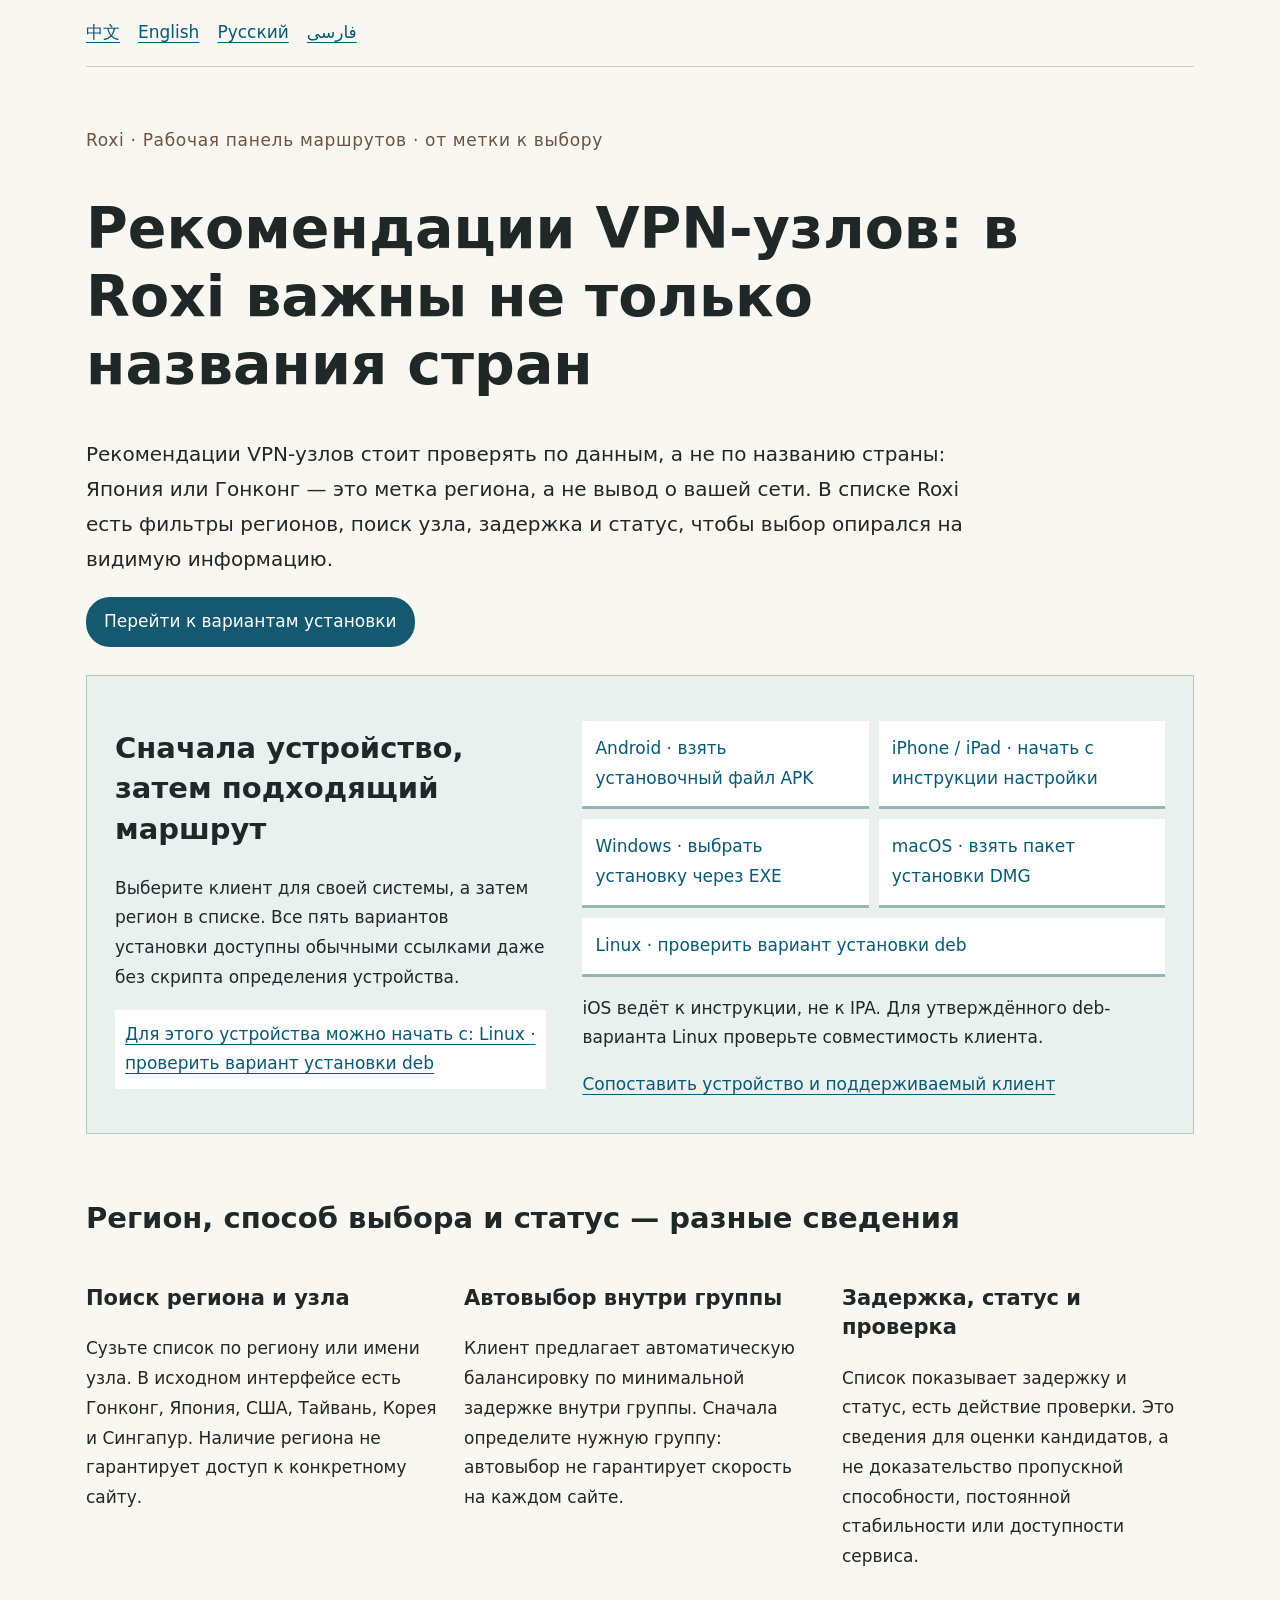
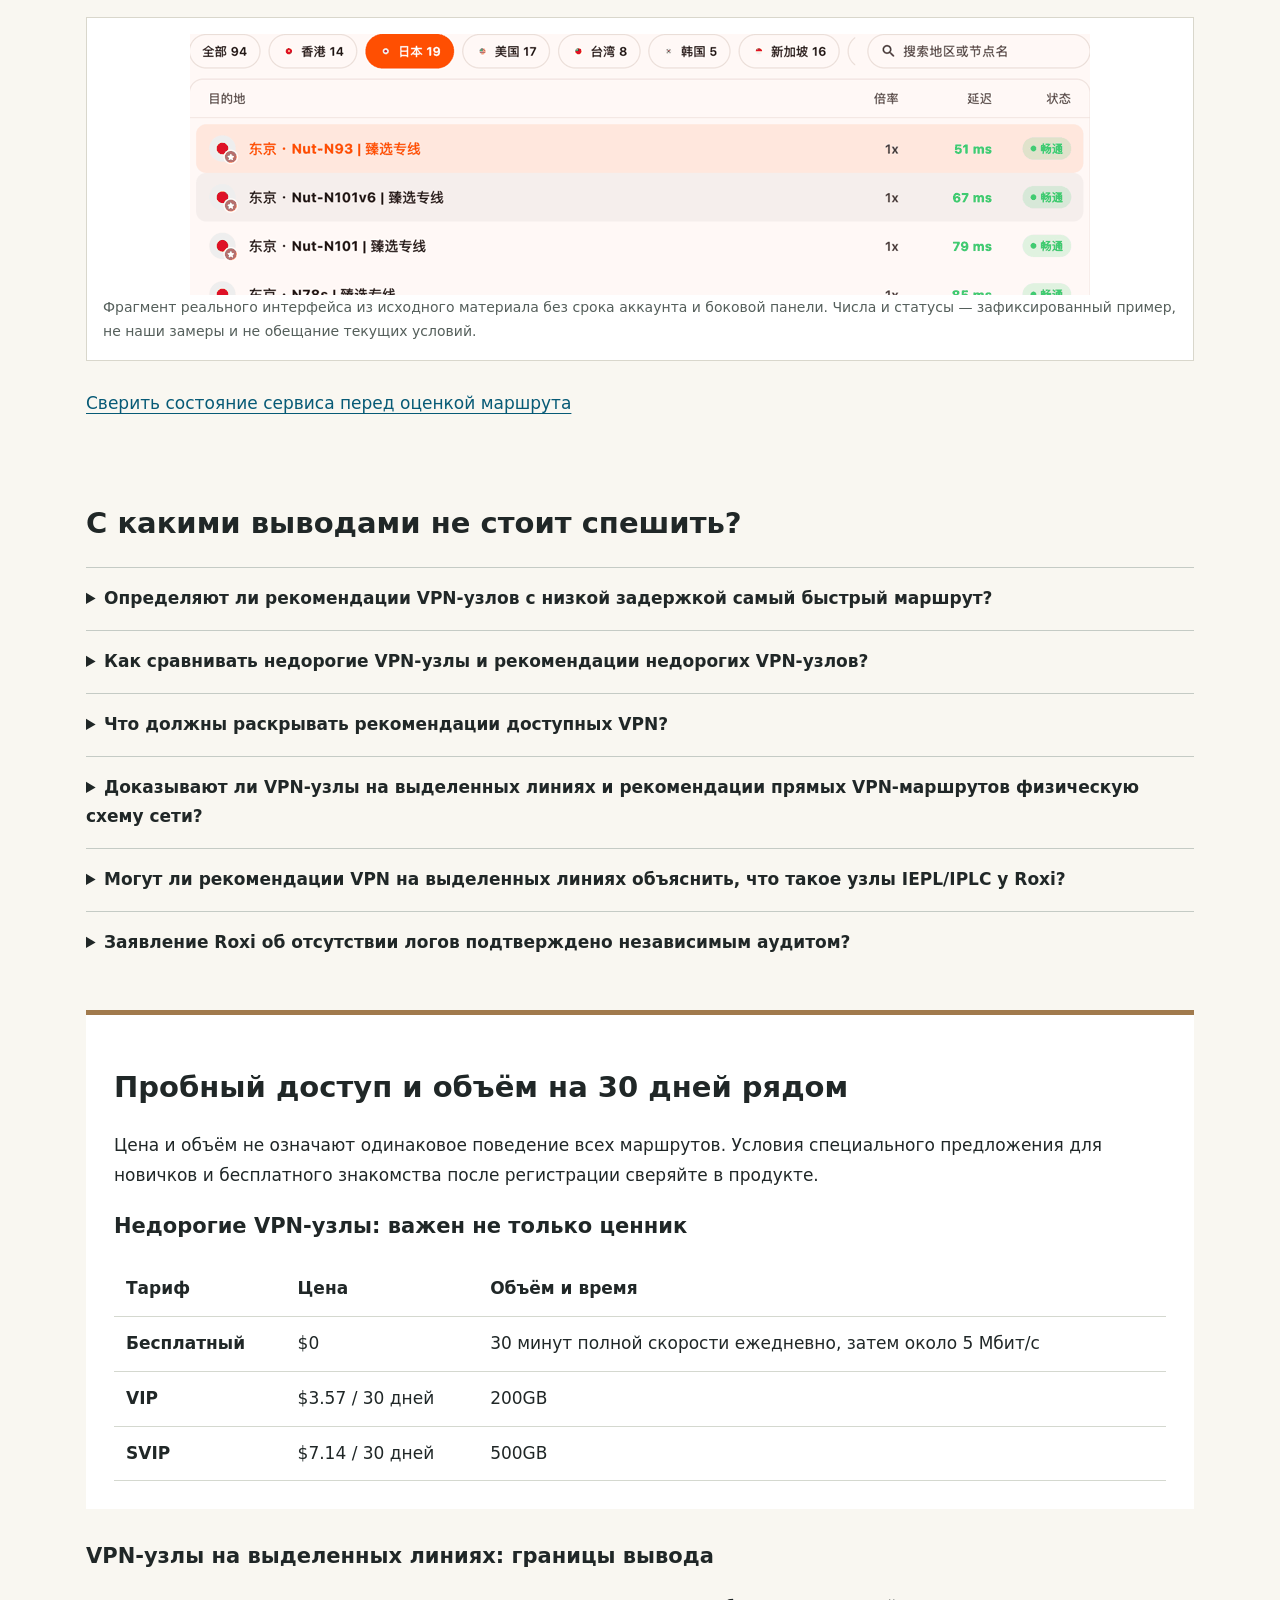
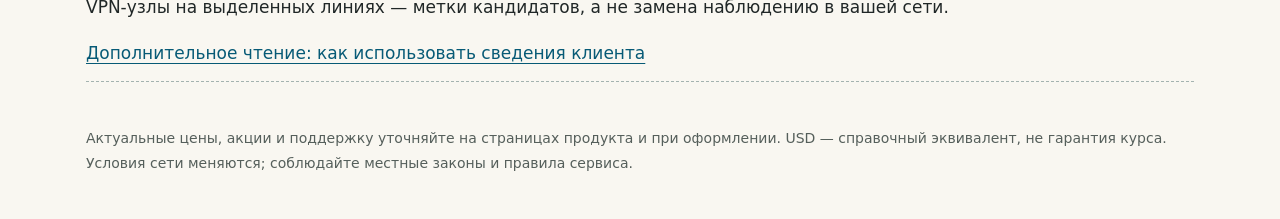
<file: lolipop-region-guide/ru/index.html>
<!doctype html>
<!-- KEYWORD PLAN: {"рекомендации VPN-узлов": ["рекомендации VPN-узлов с низкой задержкой", "рекомендации прямых VPN-маршрутов"], "недорогие VPN-узлы": ["рекомендации недорогих VPN-узлов", "рекомендации доступных VPN"], "VPN-узлы на выделенных линиях": ["рекомендации VPN на выделенных линиях", "что такое узлы IEPL/IPLC"]}; semantic clusters; no independent non-ZH search-volume data -->
<html lang="ru"><head><meta charset="utf-8"><meta name="viewport" content="width=device-width,initial-scale=1"><title>Рекомендации VPN-узлов: в Roxi важны не только названия стран</title><meta name="description" content="Рекомендации VPN-узлов без обещаний скорости: регионы, автовыбор и статусы Roxi. Сравните тарифы, установку для пяти систем и ограничения бесплатного доступа."><meta name="robots" content="index,follow"><link rel="canonical" href="https://region-guide.lolipop-now.app/ru/"><link rel="alternate" hreflang="zh-CN" href="https://region-guide.lolipop-now.app/"><link rel="alternate" hreflang="en" href="https://region-guide.lolipop-now.app/en/"><link rel="alternate" hreflang="ru" href="https://region-guide.lolipop-now.app/ru/"><link rel="alternate" hreflang="fa" href="https://region-guide.lolipop-now.app/fa/"><link rel="alternate" hreflang="x-default" href="https://region-guide.lolipop-now.app/"><link rel="stylesheet" href="../assets/site.css"><script type="application/ld+json">[{"@context": "https://schema.org", "@type": "SoftwareApplication", "name": "Roxi", "inLanguage": "ru", "description": "Рекомендации VPN-узлов без обещаний скорости: регионы, автовыбор и статусы Roxi. Сравните тарифы, установку для пяти систем и ограничения бесплатного доступа.", "operatingSystem": "Android, iOS, Windows, macOS, Linux", "applicationCategory": "UtilitiesApplication", "offers": [{"@type": "Offer", "name": "Free", "price": "0", "priceCurrency": "CNY"}, {"@type": "Offer", "name": "VIP / 30 days / 200GB", "price": "25", "priceCurrency": "CNY"}, {"@type": "Offer", "name": "SVIP / 30 days / 500GB", "price": "50", "priceCurrency": "CNY"}], "url": "https://region-guide.lolipop-now.app/ru/"}, {"@context": "https://schema.org", "@type": "FAQPage", "inLanguage": "ru", "mainEntity": [{"@type": "Question", "name": "Определяют ли рекомендации VPN-узлов с низкой задержкой самый быстрый маршрут?", "acceptedAnswer": {"@type": "Answer", "text": "Нет. Задержка не равна скорости загрузки или отклику сайта. В Roxi есть проверка и статусы, но здесь нет измеренного рейтинга или гарантии самого быстрого узла."}}, {"@type": "Question", "name": "Как сравнивать недорогие VPN-узлы и рекомендации недорогих VPN-узлов?", "acceptedAnswer": {"@type": "Answer", "text": "Для оценки недорогих VPN-узлов важны объём трафика, совместимость клиентов и ваша сеть. Бесплатное знакомство помогает понять интерфейс; низкая цена сама по себе не доказывает надёжность."}}, {"@type": "Question", "name": "Что должны раскрывать рекомендации доступных VPN?", "acceptedAnswer": {"@type": "Answer", "text": "На Free Roxi даёт 30 минут полной скорости ежедневно, затем около 5 Мбит/с. VIP — $3.57 за 200GB, SVIP — $7.14 за 500GB на 30 дней. Новым пользователям доступны специальное предложение и бесплатное знакомство после регистрации."}}, {"@type": "Question", "name": "Доказывают ли VPN-узлы на выделенных линиях и рекомендации прямых VPN-маршрутов физическую схему сети?", "acceptedAnswer": {"@type": "Answer", "text": "По одним меткам — нет. В материале есть названия выделенных, прямых и транзитных линий. VPN-узлы на выделенных линиях не являются доказательством эксклюзивного канала, полосы или маршрута оператора."}}, {"@type": "Question", "name": "Могут ли рекомендации VPN на выделенных линиях объяснить, что такое узлы IEPL/IPLC у Roxi?", "acceptedAnswer": {"@type": "Answer", "text": "Таких данных нет. Подтверждены функции выбора в клиенте, но не договоры операторов, физические каналы или сертификация IEPL/IPLC. Разблокировка сайтов не обещается."}}, {"@type": "Question", "name": "Заявление Roxi об отсутствии логов подтверждено независимым аудитом?", "acceptedAnswer": {"@type": "Answer", "text": "Здесь нет доказательств независимого аудита. Отсутствие логов — заявление бренда, а не подтверждение того, что никакие данные не появляются во всей сетевой инфраструктуре."}}], "url": "https://region-guide.lolipop-now.app/ru/"}]</script><script src="../assets/client.js" defer></script></head><body><div class="wrap"><nav aria-label="Language"><a href="../" lang="zh-CN">中文</a><a href="../en/" lang="en">English</a><a href="../ru/" lang="ru">Русский</a><a href="../fa/" lang="fa">فارسی</a></nav><main><header><p class="kicker">Roxi · Рабочая панель маршрутов · от метки к выбору</p><h1>Рекомендации VPN-узлов: в Roxi важны не только названия стран</h1><p class="lead">Рекомендации VPN-узлов стоит проверять по данным, а не по названию страны: Япония или Гонконг — это метка региона, а не вывод о вашей сети. В списке Roxi есть фильтры регионов, поиск узла, задержка и статус, чтобы выбор опирался на видимую информацию.</p><a class="pill" href="#install">Перейти к вариантам установки</a></header><section class="download-board" id="install"><div><h2>Сначала устройство, затем подходящий маршрут</h2><p>Выберите клиент для своей системы, а затем регион в списке. Все пять вариантов установки доступны обычными ссылками даже без скрипта определения устройства.</p><a class="recommend" data-prefix="Для этого устройства можно начать с: " href="https://roxi.cc/clients.html">Нужна помощь с выбором пакета? Сверьте поддержку</a></div><div><ul class="device-grid"><li><a data-os="android" href="https://roxi.cc/dl/roxi-latest.apk">Android · взять установочный файл APK</a></li><li><a data-os="ios" href="https://roxi.cc/apple-id.html">iPhone / iPad · начать с инструкции настройки</a></li><li><a data-os="windows" href="https://roxi.cc/dl/roxi-latest.exe">Windows · выбрать установку через EXE</a></li><li><a data-os="macos" href="https://roxi.cc/dl/roxi-latest.dmg">macOS · взять пакет установки DMG</a></li><li><a data-os="linux" href="https://roxi.cc/dl/v2rayN-linux-64.deb">Linux · проверить вариант установки deb</a></li></ul><p>iOS ведёт к инструкции, не к IPA. Для утверждённого deb-варианта Linux проверьте совместимость клиента.</p><a href="https://roxi.cc/clients.html">Сопоставить устройство и поддерживаемый клиент</a></div></section><section class="feature-section"><h2>Регион, способ выбора и статус — разные сведения</h2><div class="features"><div><h3>Поиск региона и узла</h3><p>Сузьте список по региону или имени узла. В исходном интерфейсе есть Гонконг, Япония, США, Тайвань, Корея и Сингапур. Наличие региона не гарантирует доступ к конкретному сайту.</p></div><div><h3>Автовыбор внутри группы</h3><p>Клиент предлагает автоматическую балансировку по минимальной задержке внутри группы. Сначала определите нужную группу: автовыбор не гарантирует скорость на каждом сайте.</p></div><div><h3>Задержка, статус и проверка</h3><p>Список показывает задержку и статус, есть действие проверки. Это сведения для оценки кандидатов, а не доказательство пропускной способности, постоянной стабильности или доступности сервиса.</p></div></div><figure><img src="../assets/region-selector-clean.png" width="900" height="261" alt="Фильтры регионов и список узлов Roxi; сведения о сроке аккаунта удалены обрезкой" loading="lazy"><figcaption>Фрагмент реального интерфейса из исходного материала без срока аккаунта и боковой панели. Числа и статусы — зафиксированный пример, не наши замеры и не обещание текущих условий.</figcaption></figure><a href="https://roxi.cc/status">Сверить состояние сервиса перед оценкой маршрута</a></section><section class="qa"><h2>С какими выводами не стоит спешить?</h2><details><summary>Определяют ли рекомендации VPN-узлов с низкой задержкой самый быстрый маршрут?</summary><p>Нет. Задержка не равна скорости загрузки или отклику сайта. В Roxi есть проверка и статусы, но здесь нет измеренного рейтинга или гарантии самого быстрого узла.</p></details><details><summary>Как сравнивать недорогие VPN-узлы и рекомендации недорогих VPN-узлов?</summary><p>Для оценки недорогих VPN-узлов важны объём трафика, совместимость клиентов и ваша сеть. Бесплатное знакомство помогает понять интерфейс; низкая цена сама по себе не доказывает надёжность.</p></details><details><summary>Что должны раскрывать рекомендации доступных VPN?</summary><p>На Free Roxi даёт 30 минут полной скорости ежедневно, затем около 5 Мбит/с. VIP — $3.57 за 200GB, SVIP — $7.14 за 500GB на 30 дней. Новым пользователям доступны специальное предложение и бесплатное знакомство после регистрации.</p></details><details><summary>Доказывают ли VPN-узлы на выделенных линиях и рекомендации прямых VPN-маршрутов физическую схему сети?</summary><p>По одним меткам — нет. В материале есть названия выделенных, прямых и транзитных линий. VPN-узлы на выделенных линиях не являются доказательством эксклюзивного канала, полосы или маршрута оператора.</p></details><details><summary>Могут ли рекомендации VPN на выделенных линиях объяснить, что такое узлы IEPL/IPLC у Roxi?</summary><p>Таких данных нет. Подтверждены функции выбора в клиенте, но не договоры операторов, физические каналы или сертификация IEPL/IPLC. Разблокировка сайтов не обещается.</p></details><details><summary>Заявление Roxi об отсутствии логов подтверждено независимым аудитом?</summary><p>Здесь нет доказательств независимого аудита. Отсутствие логов — заявление бренда, а не подтверждение того, что никакие данные не появляются во всей сетевой инфраструктуре.</p></details></section><section class="plans"><h2>Пробный доступ и объём на 30 дней рядом</h2><p>Цена и объём не означают одинаковое поведение всех маршрутов. Условия специального предложения для новичков и бесплатного знакомства после регистрации сверяйте в продукте.</p><h3>Недорогие VPN-узлы: важен не только ценник</h3><table><thead><tr><th scope="col">Тариф</th><th scope="col">Цена</th><th scope="col">Объём и время</th></tr></thead><tbody><tr><th scope="row">Бесплатный</th><td dir="auto">$0</td><td>30 минут полной скорости ежедневно, затем около 5 Мбит/с</td></tr><tr><th scope="row">VIP</th><td dir="auto">$3.57 / 30 дней</td><td>200GB</td></tr><tr><th scope="row">SVIP</th><td dir="auto">$7.14 / 30 дней</td><td>500GB</td></tr></tbody></table></section><aside class="boundary"><h3>VPN-узлы на выделенных линиях: границы вывода</h3><p>VPN-узлы на выделенных линиях — метки кандидатов, а не замена наблюдению в вашей сети.</p><a href="https://roxi.cc/blog.html">Дополнительное чтение: как использовать сведения клиента</a></aside><footer><p>Актуальные цены, акции и поддержку уточняйте на страницах продукта и при оформлении. USD — справочный эквивалент, не гарантия курса. Условия сети меняются; соблюдайте местные законы и правила сервиса.</p></footer></main></div></body></html>
</file>
<file: lolipop-region-guide/assets/site.css>
*{box-sizing:border-box}body{margin:0;background:#f9f7f1;color:#202727;font:17px/1.75 system-ui,sans-serif}a{color:#075a76;text-underline-offset:4px}nav{display:flex;flex-wrap:wrap;gap:18px;padding:18px 0;border-bottom:1px solid #c9ceca}.wrap{max-width:1160px;margin:auto;padding:0 26px}header{padding:42px 0 28px}.kicker{color:#6b5440;letter-spacing:.04em}h1{font-size:clamp(30px,4.5vw,57px);line-height:1.2;max-width:980px}h2{font-size:29px;line-height:1.4}h3{line-height:1.4;font-size:21px}.lead{max-width:900px;font-size:20px}.pill{display:inline-block;background:#145970;color:white;padding:10px 18px;border-radius:24px;text-decoration:none}.download-board{display:grid;grid-template-columns:1fr 1.35fr;gap:36px;background:#e9f0ed;padding:28px;border:1px solid #b5c8bf}.device-grid{display:grid;gap:10px;grid-template-columns:1fr 1fr;list-style:none;padding:0}.device-grid li:last-child{grid-column:1/-1}.device-grid a{display:block;background:white;border-bottom:3px solid #96b5b7;padding:13px;text-decoration:none}.recommend{display:block;margin-block:16px;padding:10px;background:#fff}.features{display:grid;grid-template-columns:repeat(3,1fr);gap:26px}.feature-section{padding:40px 0}figure{margin:28px 0;background:#fff;border:1px solid #d9d7cc;padding:16px}img{display:block;max-width:100%;height:auto;margin:auto}figcaption,footer{font-size:14px;color:#555f5b}details{padding:16px 0;border-top:1px solid #c5cbc5}summary{cursor:pointer;font-weight:650}.qa{padding:20px 0 36px}.plans{background:#fff;padding:28px;border-top:5px solid #a17a4c}table{width:100%;border-collapse:collapse}th,td{border-bottom:1px solid #d4d8cf;text-align:start;padding:12px}.boundary{padding:12px 0;border-bottom:1px dashed #a4b3b0}footer{padding:30px 0}[dir=rtl]{text-align:right}section[id]{scroll-margin-top:20px}@media(max-width:720px){.download-board,.features,.device-grid{grid-template-columns:1fr}.device-grid li:last-child{grid-column:auto}.wrap{padding:0 18px}.download-board,.plans{padding:20px}th,td{padding:7px;font-size:14px}}
</file>
